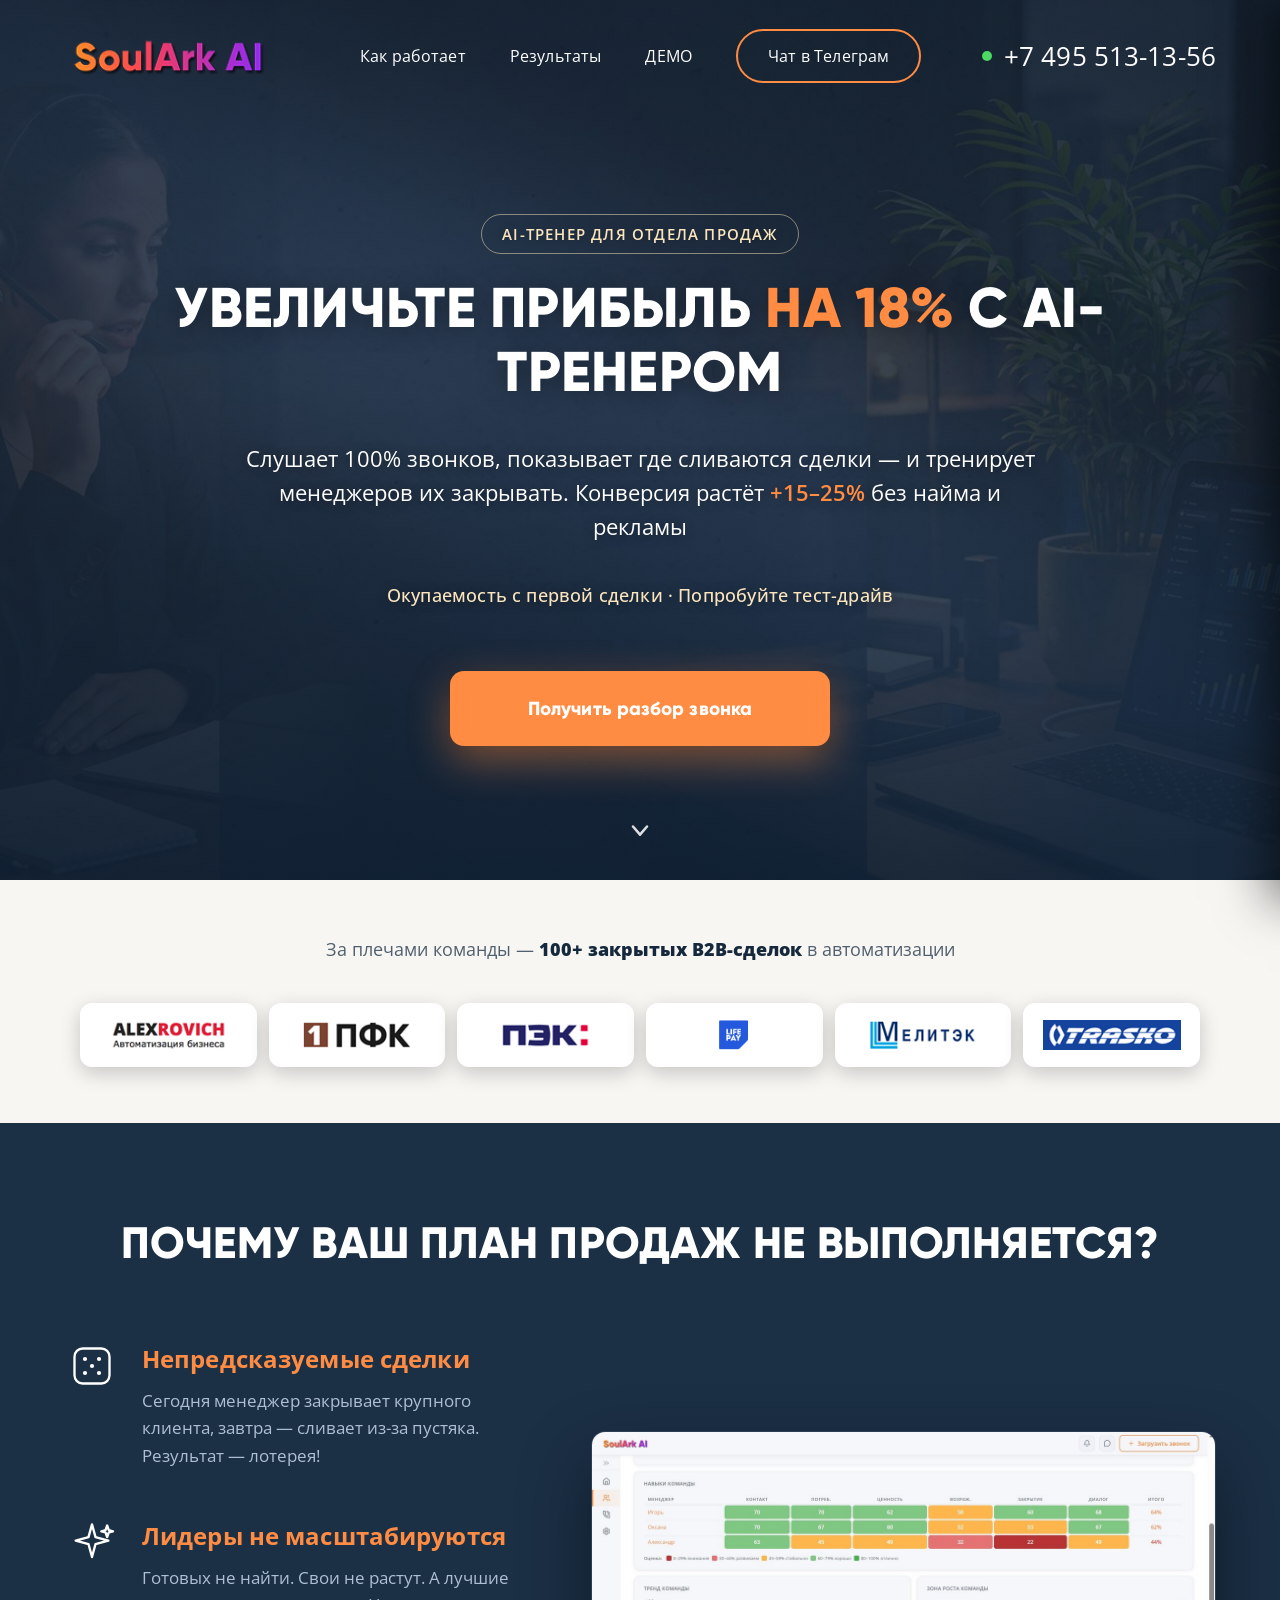
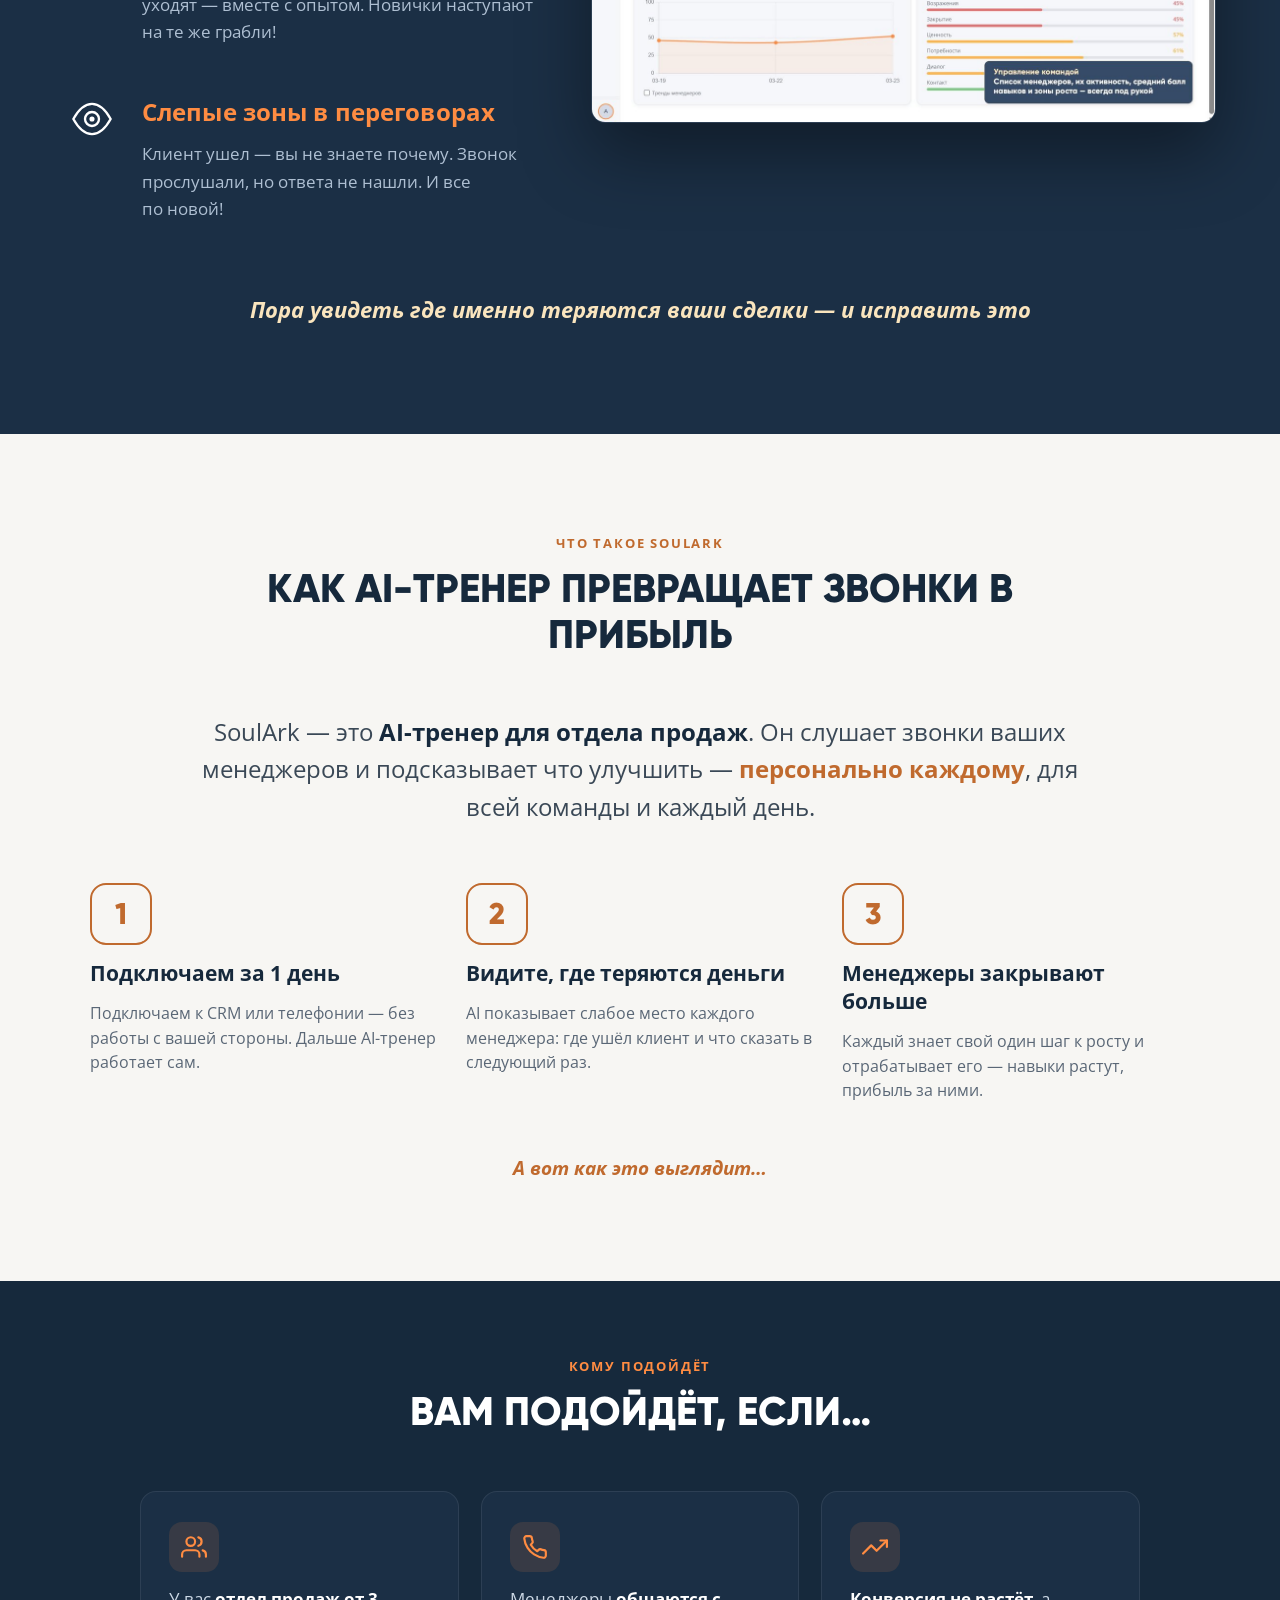
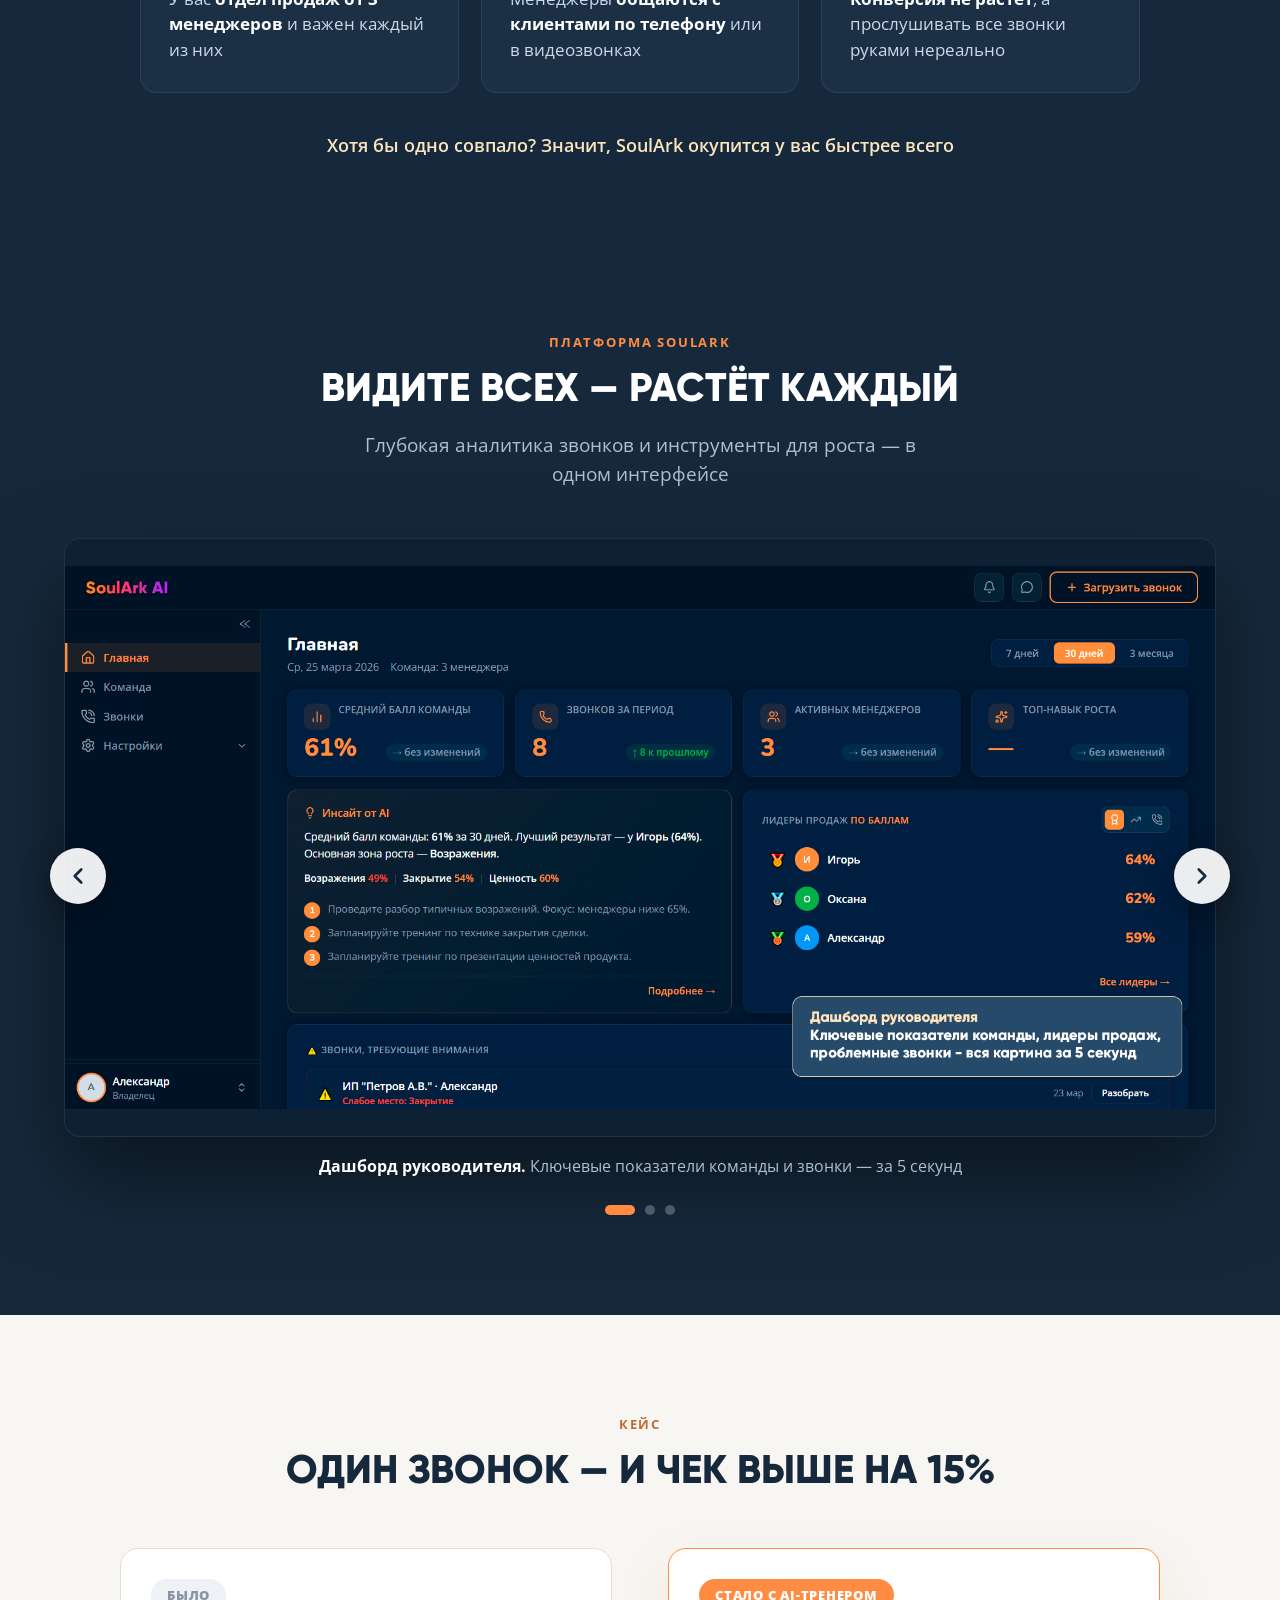
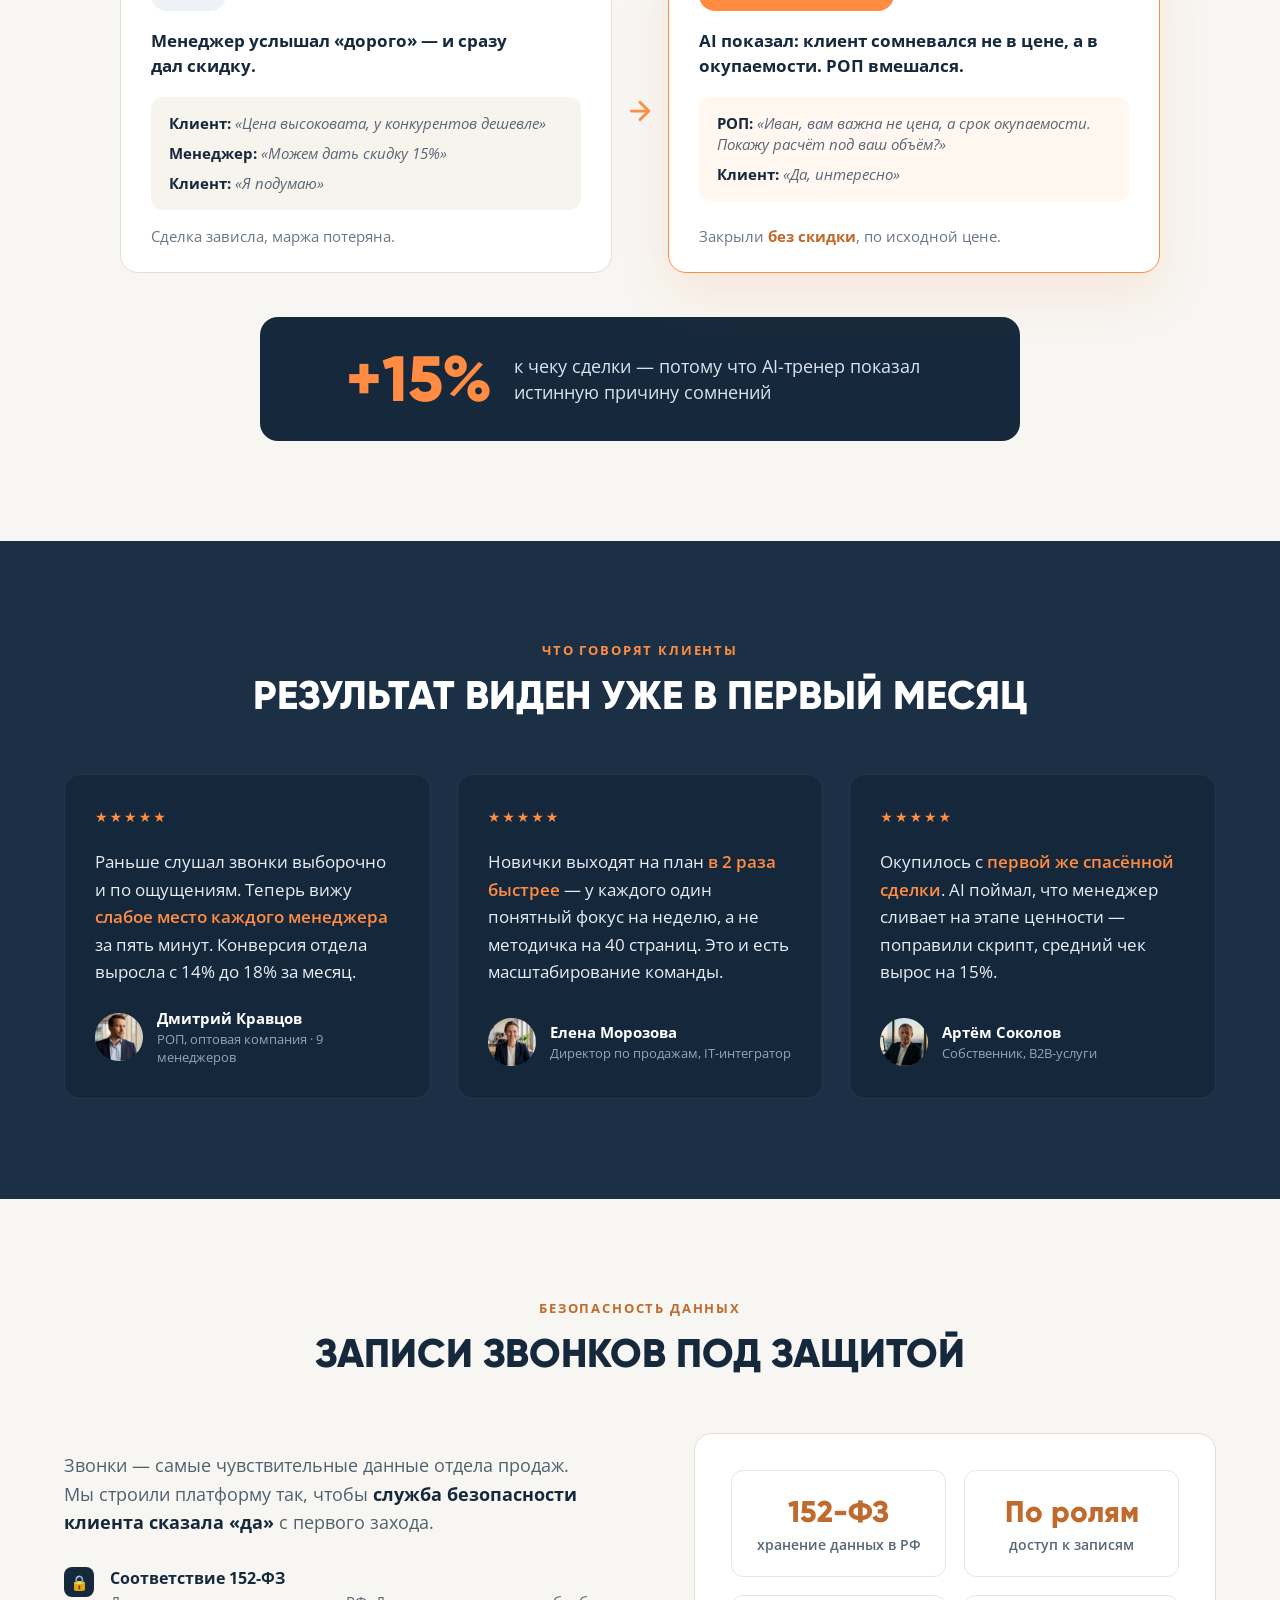
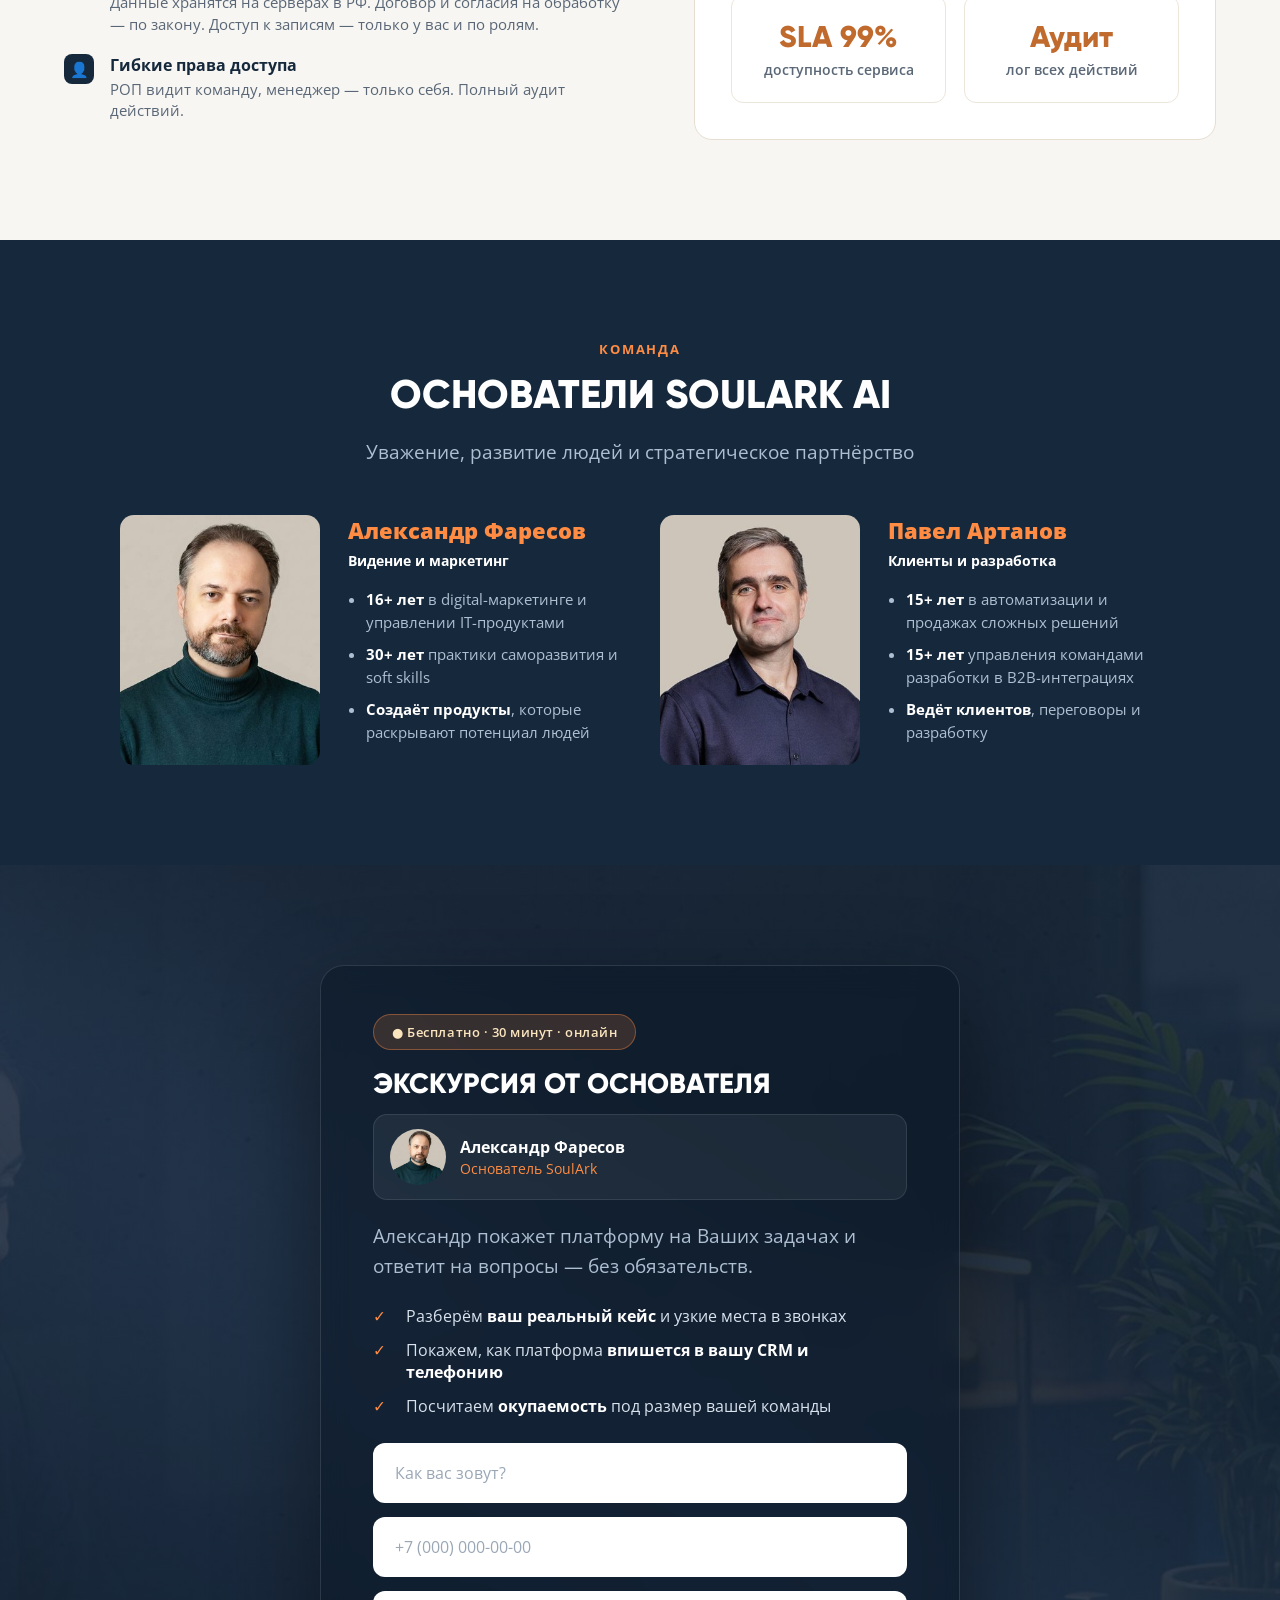
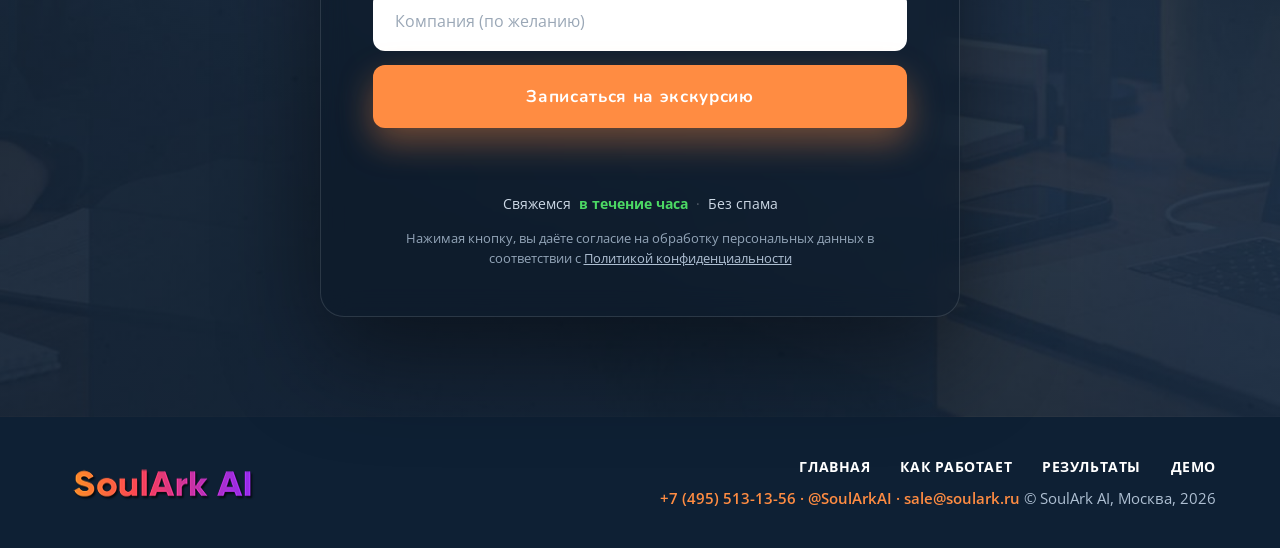
<file: index.html>
<!doctype html>
<html lang="ru">
<head>
<meta charset="utf-8" />
<meta name="viewport" content="width=device-width, initial-scale=1" />
<title>SoulArk — AI-тренер для отдела продаж</title>
<meta name="description" content="SoulArk — AI-тренер для отдела продаж. Анализирует каждый звонок, даёт персональную обратную связь менеджерам и увеличивает конверсию на 18%. Попробуйте бесплатно." />
<meta name="keywords" content="AI-тренер, AI тренер для продаж, AI-тренер отдела продаж, анализ звонков, обучение менеджеров, SoulArk" />

<meta property="og:type" content="website" />
<meta property="og:url" content="https://soulark.ru/" />
<meta property="og:title" content="SoulArk — AI-тренер для отдела продаж" />
<meta property="og:description" content="Анализирует каждый звонок, даёт персональную обратную связь менеджерам и увеличивает конверсию на 18%." />
<meta property="og:locale" content="ru_RU" />
<meta property="og:site_name" content="SoulArk" />

<meta name="twitter:card" content="summary" />
<meta name="twitter:title" content="SoulArk — AI-тренер для отдела продаж" />
<meta name="twitter:description" content="Анализирует каждый звонок, даёт персональную обратную связь менеджерам и увеличивает конверсию на 18%." />

<link rel="preconnect" href="https://fonts.googleapis.com" />
<link rel="preconnect" href="https://fonts.gstatic.com" crossorigin />
<link rel="preload" as="image" href="assets/hero-bg.jpg" />
<link rel="preload" as="font" href="fonts/Gilroy-ExtraBold.woff" type="font/woff" crossorigin />
<link rel="stylesheet" href="https://fonts.googleapis.com/css2?family=Nunito:wght@700;800;900&family=Open+Sans:ital,wght@0,400;0,500;0,600;0,700;1,400;1,600&display=swap" media="print" onload="this.media='all'" />
<noscript><link rel="stylesheet" href="https://fonts.googleapis.com/css2?family=Nunito:wght@700;800;900&family=Open+Sans:ital,wght@0,400;0,500;0,600;0,700;1,400;1,600&display=swap" /></noscript>

<template id="__bundler_thumbnail">
<svg xmlns="http://www.w3.org/2000/svg" viewBox="0 0 400 400">
  <rect width="400" height="400" fill="#0B1E33"/>
  <circle cx="200" cy="180" r="70" fill="#FF8C42"/>
  <rect x="120" y="270" width="160" height="18" rx="4" fill="#FFFFFF"/>
  <rect x="150" y="300" width="100" height="10" rx="3" fill="#FFFFFF" opacity="0.6"/>
</svg>
</template>

<style>
  @font-face {
    font-family: 'Gilroy';
    src: url('fonts/Gilroy-ExtraBold.woff') format('woff');
    font-weight: 800;
    font-style: normal;
    font-display: swap;
  }

  :root {
    --bg-navy: #0B1E33;
    --orange: #FF8C42;
    --orange-soft: #FFA362;
    --white: #FFFFFF;
    --muted: rgba(255, 255, 255, 0.78);
    --muted-soft: rgba(229, 233, 240, 0.55);
    --green: #4CD964;
    --container: 1440px;
  }

  * { box-sizing: border-box; }

  html, body { margin: 0; padding: 0; }

  body {
    font-family: 'Open Sans', system-ui, -apple-system, Segoe UI, sans-serif;
    color: var(--white);
    background: var(--bg-navy);
    -webkit-font-smoothing: antialiased;
    -moz-osx-font-smoothing: grayscale;
  }

  a { color: inherit; text-decoration: none; }

  /* ---------- HERO SECTION ---------- */
  .hero {
    position: relative;
    width: 100%;
    min-height: 880px;
    background-color: #1a2a3d;
    overflow: hidden;
  }
  .hero-bg-img {
    position: absolute;
    inset: 0;
    width: 100%;
    height: 100%;
    object-fit: cover;
    object-position: center;
    z-index: 0;
  }
  .hero::before {
    content: '';
    position: absolute;
    inset: 0;
    background: linear-gradient(180deg, rgba(11,30,51,0.40) 0%, rgba(11,30,51,0.30) 45%, rgba(11,30,51,0.72) 100%);
    z-index: 1;
    pointer-events: none;
  }

  .hero::after {
    /* subtle vignette to deepen edges */
    content: "";
    position: absolute;
    inset: 0;
    background: radial-gradient(ellipse at 50% 55%, rgba(0,0,0,0) 42%, rgba(0,0,0,0.28) 100%);
    pointer-events: none;
  }

  .hero-inner {
    position: relative;
    z-index: 2;
    max-width: var(--container);
    margin: 0 auto;
    padding: 28px 64px 80px;
  }

  /* ---------- HEADER ---------- */
  .header {
    display: flex;
    align-items: center;
    justify-content: space-between;
    gap: 24px;
  }

  .brand img {
    display: block;
    height: 56px;
    width: auto;
  }

  .nav {
    display: flex;
    align-items: center;
    gap: 44px;
    flex: 1;
    justify-content: center;
    margin-left: 24px;
  }

  .nav a {
    color: #fff;
    font-size: 16px;
    font-weight: 400;
    letter-spacing: 0.01em;
    transition: color .2s ease, opacity .2s ease;
  }
  .nav a:hover { color: var(--orange); }

  .nav-cta {
    display: inline-flex;
    align-items: center;
    gap: 10px;
    padding: 14px 30px;
    border-radius: 999px;
    border: 2px solid var(--orange);
    color: #fff;
    font-size: 16px;
    font-weight: 500;
    background: transparent;
    transition: background .2s ease, transform .2s ease;
    white-space: nowrap;
  }
  .nav-cta:hover { background: rgba(255,140,66,0.12); }

  .phone {
    display: inline-flex;
    align-items: center;
    gap: 12px;
    color: #fff;
    font-size: 26px;
    font-weight: 400;
    letter-spacing: 0.005em;
    white-space: nowrap;
  }
  .phone .dot {
    width: 10px;
    height: 10px;
    border-radius: 50%;
    background: var(--green);
    box-shadow: 0 0 0 0 rgba(76,217,100,0.55);
    flex-shrink: 0;
    animation: pulse-dot 2s ease-in-out infinite;
  }
  @keyframes pulse-dot {
    0%   { box-shadow: 0 0 0 0 rgba(76,217,100,0.55); opacity: 1; }
    50%  { box-shadow: 0 0 0 7px rgba(76,217,100,0); opacity: 0.65; }
    100% { box-shadow: 0 0 0 0 rgba(76,217,100,0); opacity: 1; }
  }
  @media (prefers-reduced-motion: reduce) {
    .phone .dot { animation: none; box-shadow: 0 0 0 4px rgba(76,217,100,0.18); }
  }

  /* ---------- HERO CONTENT ---------- */
  .hero-content {
    text-align: center;
    margin: 130px auto 0;
    max-width: 1080px;
    padding: 0 16px;
  }

  .hero-title {
    font-family: 'Gilroy', 'Open Sans', sans-serif;
    font-weight: 800;
    font-size: 56px;
    line-height: 1.15;
    letter-spacing: 0.005em;
    text-transform: uppercase;
    margin: 0;
    color: #fff;
    text-shadow: 0 2px 24px rgba(0,0,0,0.35);
  }
  .hero-title .accent { color: var(--orange); }
  .hero-eyebrow {
    display: inline-block;
    margin: 0 0 22px;
    padding: 9px 20px;
    border: 1.5px solid rgba(250,229,190,0.5);
    border-radius: 999px;
    color: #FAE5BE;
    font-size: 15px;
    font-weight: 600;
    letter-spacing: 0.08em;
    text-transform: uppercase;
    white-space: nowrap;
    backdrop-filter: blur(4px);
    -webkit-backdrop-filter: blur(4px);
    text-shadow: 0 1px 8px rgba(0,0,0,0.3);
  }

  .hero-subtitle {
    font-size: 22px;
    line-height: 1.55;
    font-weight: 400;
    margin: 36px auto 0;
    max-width: 820px;
    color: #fff;
    text-shadow: 0 1px 12px rgba(0,0,0,0.4);
  }
  .hero-subtitle .accent {
    color: var(--orange);
    font-weight: 600;
  }

  .hero-meta {
    margin: 40px 0 0;
    font-size: 18px;
    font-weight: 500;
    letter-spacing: 0.01em;
    color: #FAE5BE;
    text-shadow: 0 1px 12px rgba(0,0,0,0.4);
  }

  .hero-cta {
    display: inline-flex;
    align-items: center;
    justify-content: center;
    margin-top: 64px;
    padding: 26px 78px;
    background: var(--orange);
    color: #fff;
    font-family: 'Open Sans', sans-serif;
    font-weight: 700;
    font-size: 19px;
    letter-spacing: 0.06em;
    text-transform: uppercase;
    border: none;
    border-radius: 14px;
    cursor: pointer;
    box-shadow:
      0 14px 40px rgba(255,140,66,0.45),
      0 4px 14px rgba(0,0,0,0.25);
    transition: transform .2s ease, box-shadow .2s ease, background .2s ease;
  }
  .hero-cta:hover {
    transform: translateY(-2px);
    background: var(--orange-soft);
    box-shadow:
      0 20px 48px rgba(255,140,66,0.55),
      0 6px 18px rgba(0,0,0,0.3);
  }
  .hero-cta:active { transform: translateY(0); }

  /* button font variants */
  .hero-cta.f-brand { font-family: 'Gilroy','Open Sans',sans-serif; font-weight: 800; text-transform: none; letter-spacing: 0.005em; }
  .hero-cta.f-soft  { font-family: 'Nunito','Open Sans',sans-serif; font-weight: 800; text-transform: none; letter-spacing: 0.005em; }
  .hero-cta.f-clean { font-family: 'Open Sans',sans-serif; font-weight: 700; text-transform: none; letter-spacing: 0.01em; }

  /* ========== WHY SECTION ========== */
  .why {
    background: #1b2f45;
    padding: 96px 0 110px;
  }
  .why-inner {
    max-width: var(--container);
    margin: 0 auto;
    padding: 0 64px;
  }
  .why-title {
    font-family: 'Gilroy', 'Open Sans', sans-serif;
    font-weight: 800;
    text-transform: uppercase;
    text-align: center;
    font-size: 44px;
    line-height: 1.12;
    letter-spacing: 0.005em;
    margin: 0 0 64px;
    color: #fff;
  }
  .why-grid {
    display: grid;
    grid-template-columns: 0.86fr 1.14fr;
    gap: 56px;
    align-items: center;
  }

  /* pains */
  .pains { display: flex; flex-direction: column; gap: 46px; padding-top: 6px; }
  .pain { display: grid; grid-template-columns: 56px 1fr; gap: 22px; align-items: start; }
  .pain-ico { color: #fff; width: 56px; height: 56px; }
  .pain-ico svg { width: 100%; height: 100%; }
  .pain-title {
    color: var(--orange);
    font-weight: 700;
    font-size: 24px;
    margin: 4px 0 12px;
    letter-spacing: 0.005em;
  }
  .pain-text {
    color: #aebfd2;
    font-size: 17px;
    line-height: 1.6;
    margin: 0;
    max-width: 460px;
    text-wrap: pretty;
  }

  /* ---- dashboard photo ---- */
  .dash-wrap { width: 100%; }
  .dash-photo {
    display: block; width: 100%; height: auto;
    border-radius: 14px;
    box-shadow: 0 30px 70px rgba(0,0,0,0.4);
    border: 1px solid rgba(255,255,255,0.08);
  }

  /* ---- dashboard mockup (legacy, unused) ---- */
  .dash {
    background: #f4f6f9;
    border-radius: 12px;
    box-shadow: 0 30px 70px rgba(0,0,0,0.4);
    overflow: hidden;
    font-size: 11px;
    color: #2b3a4b;
    border: 1px solid rgba(255,255,255,0.06);
  }
  .dash-top {
    background: #fff;
    border-bottom: 1px solid #e8ecf1;
    padding: 11px 16px;
    display: flex;
    align-items: center;
    justify-content: space-between;
  }
  .dash-brand { font-weight: 800; font-size: 17px; letter-spacing: -0.01em; }
  .dash-brand span:first-child { color: #6c5ce7; }
  .dash-brand .ark { color: var(--orange); }
  .dash-top-right { display: flex; align-items: center; gap: 9px; }
  .dash-ic {
    width: 28px; height: 28px; border-radius: 8px;
    background: #f1f3f7; display: grid; place-items: center; font-size: 12px;
  }
  .dash-upload {
    border: 1.5px solid var(--orange); color: var(--orange);
    font-weight: 700; padding: 7px 14px; border-radius: 9px; font-size: 12px;
    white-space: nowrap;
  }
  .dash-main { display: grid; grid-template-columns: 46px 1fr; }
  .dash-side {
    background: #fff; border-right: 1px solid #eef1f5;
    display: flex; flex-direction: column; align-items: center; gap: 16px;
    padding: 14px 0;
  }
  .side-ic { color: #97a4b4; font-size: 15px; line-height: 1; }
  .side-ic.chev { color: #c2ccd8; font-weight: 700; }
  .side-ic.active {
    color: var(--orange); position: relative;
  }
  .side-ic.active::before {
    content: ""; position: absolute; left: -14px; top: 50%; transform: translateY(-50%);
    width: 3px; height: 22px; border-radius: 2px; background: var(--orange);
  }
  .side-ava {
    margin-top: auto; width: 26px; height: 26px; border-radius: 50%;
    background: #eef0f4; color: #8a98a8; display: grid; place-items: center;
    font-weight: 700; font-size: 11px; border: 1px solid #e2e6ec;
  }
  .dash-content { padding: 16px; display: flex; flex-direction: column; gap: 14px; }
  .card {
    background: #fff; border: 1px solid #eaeef3; border-radius: 12px;
    padding: 16px 18px;
  }
  .dash-label {
    font-weight: 700; text-transform: uppercase; letter-spacing: 0.06em;
    color: #5a6b7d; font-size: 11px; margin-bottom: 12px;
  }
  .dash-label.sm { margin-bottom: 10px; }

  /* skills table */
  .skills { width: 100%; border-collapse: collapse; table-layout: fixed; }
  .skills th {
    font-size: 9.5px; text-transform: uppercase; letter-spacing: 0.04em;
    color: #8895a5; font-weight: 700; padding: 0 4px 10px; text-align: center;
    border-bottom: 1px solid #eef1f5;
  }
  .skills th.th-name { text-align: left; padding-left: 2px; width: 16%; }
  .skills th.th-tot { width: 9%; }
  .skills td { padding: 5px 4px; text-align: center; }
  .skills .td-name { text-align: left; color: var(--orange); font-weight: 600; font-size: 12px; padding-left: 2px; }
  .cell {
    display: block; border-radius: 7px; padding: 8px 0; color: #fff;
    font-weight: 700; font-size: 12px;
  }
  .cell.g  { background: #7cc47f; }
  .cell.o  { background: #f4a93c; }
  .cell.rl { background: #e8868a; }
  .cell.rd { background: #b5292b; }
  .skills .tot { color: var(--orange); font-weight: 700; font-size: 13px; }

  .legend {
    display: flex; flex-wrap: wrap; align-items: center; gap: 14px;
    margin-top: 12px; font-size: 10px; color: #6a7787;
  }
  .legend .leg-cap { font-weight: 700; color: #5a6b7d; }
  .legend span { display: inline-flex; align-items: center; gap: 5px; }
  .legend .dot { width: 11px; height: 11px; border-radius: 3px; display: inline-block; }
  .dot.rd { background: #b5292b; }
  .dot.rl { background: #e8868a; }
  .dot.o  { background: #f4a93c; }
  .dot.g  { background: #7cc47f; }
  .dot.g3 { background: #3a9d4e; }

  /* bottom row */
  .dash-bottom { display: grid; grid-template-columns: 1fr 1fr; gap: 14px; }
  .trend-svg { width: 100%; height: auto; display: block; }
  .trend-check {
    display: inline-flex; align-items: center; gap: 7px; margin-top: 6px;
    font-size: 11px; color: #6a7787;
  }
  .trend-check i {
    width: 13px; height: 13px; border: 1.5px solid #c2ccd8; border-radius: 3px; display: inline-block;
  }

  .growth { position: relative; }
  .bars { list-style: none; margin: 0; padding: 0; display: flex; flex-direction: column; gap: 13px; }
  .bars li { display: grid; grid-template-columns: 1fr auto; grid-template-rows: auto auto; column-gap: 8px; row-gap: 6px; }
  .bl { font-size: 12px; color: #44525f; font-weight: 600; }
  .bv { font-size: 12px; font-weight: 700; text-align: right; }
  .bv.rdc { color: #d24a4a; }
  .bv.oc  { color: #e8922f; }
  .bv.gc  { color: #4aa45c; }
  .bt { grid-column: 1 / -1; height: 6px; border-radius: 4px; background: #eceff3; overflow: hidden; }
  .bt i { display: block; height: 100%; border-radius: 4px; }
  .bt i.rd { background: #e06464; }
  .bt i.o  { background: #f4a93c; }
  .bt i.g  { background: #7cc47f; }

  .dash-tip {
    position: absolute; right: -8px; bottom: -8px; width: 78%;
    background: #2a3c52; color: #fff; border-radius: 10px; padding: 13px 15px;
    box-shadow: 0 14px 34px rgba(0,0,0,0.35); line-height: 1.4; font-size: 12px;
  }
  .dash-tip strong { display: block; font-size: 13px; margin-bottom: 4px; }

  .why-tag {
    text-align: center; font-style: italic; font-weight: 700;
    font-size: 22px; color: #FAE5BE; margin: 72px 0 0; text-wrap: pretty;
  }

  @media (max-width: 1100px) {
    .why-grid { grid-template-columns: 1fr; gap: 40px; }
    .why-title { font-size: 32px; }
    .dash-wrap { max-width: 680px; margin: 0 auto; }
  }
  @media (max-width: 700px) {
    .why-inner { padding: 0 24px; }
    .why { padding: 64px 0 72px; }
    .pain-title { font-size: 20px; }
    .why-tag { font-size: 18px; }
    .dash { font-size: 10px; }
  }

  /* ---------- SCROLL CHEVRON ---------- */
  .scroll-down {
    position: absolute;
    left: 50%;
    bottom: 28px;
    transform: translateX(-50%);
    width: 44px;
    height: 44px;
    display: grid;
    place-items: center;
    color: rgba(255,255,255,0.85);
    cursor: pointer;
    z-index: 3;
    animation: bob 2.2s ease-in-out infinite;
  }
  .scroll-down svg { display: block; }
  @keyframes bob {
    0%, 100% { transform: translate(-50%, 0); }
    50%      { transform: translate(-50%, 8px); }
  }

  /* ========== CONCEPT BLOCKS ========== */

  /* metric band */
  .metrics {
    background: #16293c;
    border-top: 1px solid rgba(255,255,255,0.06);
    border-bottom: 1px solid rgba(255,255,255,0.06);
    padding: 54px 0;
  }
  .metrics-inner {
    max-width: var(--container); margin: 0 auto; padding: 0 64px;
    display: grid; grid-template-columns: repeat(4, 1fr); gap: 32px;
  }
  .metric { text-align: center; position: relative; }
  .metric + .metric::before {
    content: ""; position: absolute; left: -16px; top: 12%; height: 76%;
    width: 1px; background: rgba(255,255,255,0.1);
  }
  .metric .num {
    font-family: 'Gilroy','Open Sans',sans-serif; font-weight: 800;
    font-size: 46px; line-height: 1; color: var(--orange); letter-spacing: -0.01em;
  }
  .metric .lbl { margin-top: 10px; color: #aebfd2; font-size: 15px; line-height: 1.4; }

  /* section scaffolding */
  .sec { padding: 100px 0; }
  .sec-inner { max-width: var(--container); margin: 0 auto; padding: 0 64px; }
  .eyebrow {
    text-align: center; color: var(--orange); font-weight: 700;
    text-transform: uppercase; letter-spacing: 0.14em; font-size: 13px; margin: 0 0 14px;
  }
  .sec-title {
    font-family: 'Gilroy','Open Sans',sans-serif; font-weight: 800; text-transform: uppercase;
    text-align: center; font-size: 40px; line-height: 1.14; margin: 0 auto 56px;
    max-width: 880px; color: #fff;
  }

  /* testimonials */
  .tst { background: #1b2f45; }
  .tst-grid { display: grid; grid-template-columns: repeat(3, 1fr); gap: 26px; }
  .tcard {
    background: #15273a; border: 1px solid rgba(255,255,255,0.07); border-radius: 16px;
    padding: 32px 30px; display: flex; flex-direction: column; gap: 22px;
  }
  .tquote { color: #e7eef6; font-size: 17px; line-height: 1.62; margin: 0; text-wrap: pretty; }
  .tquote .hi { color: var(--orange); font-weight: 600; }
  .twho { display: flex; align-items: center; gap: 14px; margin-top: auto; }
  .tava {
    width: 48px; height: 48px; border-radius: 50%; flex-shrink: 0; display: grid; place-items: center;
    font-weight: 700; font-size: 17px; color: #fff;
  }
  .tava.a { background: linear-gradient(135deg,#FF8C42,#e0632f); }
  .tava.b { background: linear-gradient(135deg,#6c5ce7,#4b3bc4); }
  .tava.c { background: linear-gradient(135deg,#2aa775,#1f7f59); }
  .tava-slot { width: 48px; height: 48px; flex-shrink: 0; }
  .tname { font-weight: 700; color: #fff; font-size: 15px; }
  .trole { color: #93a5b8; font-size: 13px; margin-top: 2px; }
  .tstars { color: #FF8C42; letter-spacing: 2px; font-size: 14px; }

  /* security — LIGHT section to break rhythm */
  .sec-light { background: #F7F6F3; }
  .sec-light .sec-title { color: #16293c; }
  .sec-light .eyebrow { color: #c06a2e; }
  .sec-grid { display: grid; grid-template-columns: 1.1fr 1fr; gap: 56px; align-items: center; }
  .sec-lead { color: #51606e; font-size: 18px; line-height: 1.6; margin: 0 0 30px; max-width: 520px; }
  .sec-lead b { color: #16293c; }
  .seclist { list-style: none; margin: 0; padding: 0; display: flex; flex-direction: column; gap: 18px; }
  .seclist li { display: grid; grid-template-columns: 30px 1fr; gap: 16px; align-items: start; }
  .seclist .ico {
    width: 30px; height: 30px; border-radius: 8px; background: #16293c; color: #fff;
    display: grid; place-items: center; font-size: 15px;
  }
  .seclist .st { font-weight: 700; color: #16293c; font-size: 16px; }
  .seclist .sd { color: #5a6776; font-size: 14.5px; line-height: 1.5; margin-top: 3px; }
  .sec-badges {
    background: #fff; border: 1px solid #e6ded0; border-radius: 18px; padding: 36px;
    display: grid; grid-template-columns: 1fr 1fr; gap: 18px;
  }
  .badge {
    border: 1px solid #ece6da; border-radius: 12px; padding: 22px 20px; text-align: center;
  }
  .badge .bnum { font-family:'Gilroy','Open Sans',sans-serif; font-weight: 800; font-size: 30px; color: #c06a2e; }
  .badge .bl { color: #5a6776; font-size: 13.5px; margin-top: 6px; line-height: 1.4; }

  /* faq */
  .faq { background: #16293c; }
  .faq-list { max-width: 880px; margin: 0 auto; display: flex; flex-direction: column; gap: 14px; }
  .qa {
    background: #1b2f45; border: 1px solid rgba(255,255,255,0.07); border-radius: 14px; overflow: hidden;
  }
  .qa summary {
    list-style: none; cursor: pointer; padding: 24px 28px; display: flex; align-items: center;
    justify-content: space-between; gap: 20px; font-weight: 600; font-size: 18px; color: #fff;
  }
  .qa summary::-webkit-details-marker { display: none; }
  .qa .plus {
    width: 26px; height: 26px; flex-shrink: 0; position: relative; transition: transform .25s ease;
  }
  .qa .plus::before, .qa .plus::after {
    content: ""; position: absolute; background: var(--orange); border-radius: 2px;
  }
  .qa .plus::before { left: 50%; top: 4px; width: 2.5px; height: 18px; transform: translateX(-50%); }
  .qa .plus::after { top: 50%; left: 4px; height: 2.5px; width: 18px; transform: translateY(-50%); }
  .qa[open] .plus { transform: rotate(45deg); }
  .qa .ans { padding: 0 28px 26px; color: #aebfd2; font-size: 16px; line-height: 1.65; margin: 0; max-width: 720px; text-wrap: pretty; }

  .concept-flag {
    display: inline-flex; align-items: center; gap: 8px; margin: 0 auto 40px; padding: 7px 16px;
    background: rgba(255,140,66,0.12); border: 1px dashed rgba(255,140,66,0.5); border-radius: 999px;
    color: var(--orange); font-size: 12px; font-weight: 600; letter-spacing: 0.04em; text-transform: uppercase; white-space: nowrap;
  }
  .concept-wrap { display: flex; justify-content: center; }

  /* ===== shared light-section text defaults ===== */
  .sec-light .sec-lead, .sec-light p.muted { color: #51606e; }

  /* ===== PLATFORM ===== */
  .platform { background: #16293c; }
  .sec-sub {
    text-align: center; color: #aebfd2; font-size: 19px; line-height: 1.55;
    max-width: 720px; margin: -36px auto 48px; text-wrap: pretty;
  }
  .sec-light .sec-sub { color: #51606e; }
  .platform-shot {
    max-width: 1100px; margin: 0 auto; border-radius: 16px; overflow: hidden;
    box-shadow: 0 40px 90px rgba(0,0,0,0.5); border: 1px solid rgba(255,255,255,0.08);
  }

  /* ===== PLATFORM CAROUSEL ===== */
  .carousel { position: relative; max-width: 1280px; margin: 0 auto; }
  .car-viewport {
    overflow: hidden; border-radius: 16px;
    box-shadow: 0 40px 90px rgba(0,0,0,0.5); border: 1px solid rgba(255,255,255,0.08);
    background: #0e2034;
  }
  .car-track { display: flex; transition: transform .5s cubic-bezier(.4,0,.2,1); }
  .car-slide { min-width: 100%; }
  .car-slide image-slot {
    display: block; width: 100%; height: 640px; background: #0e2034;
  }
  @media (max-width: 1100px) { .car-slide image-slot { height: 460px; } }
  @media (max-width: 700px)  { .car-slide image-slot { height: 300px; } }
  .car-arrow {
    position: absolute; top: 50%; transform: translateY(-50%); z-index: 3;
    width: 56px; height: 56px; border-radius: 50%; border: none; cursor: pointer;
    background: rgba(255,255,255,0.92); color: #16293c;
    display: grid; place-items: center;
    box-shadow: 0 10px 30px rgba(0,0,0,0.35); transition: background .2s ease, transform .2s ease;
  }
  .car-arrow:hover { background: #fff; transform: translateY(-50%) scale(1.06); }
  .car-arrow.prev { left: -14px; }
  .car-arrow.next { right: -14px; }
  .car-arrow svg { width: 26px; height: 26px; }
  .car-arrow:disabled { opacity: 0; pointer-events: none; }
  .car-dots { display: flex; justify-content: center; gap: 10px; margin: 26px 0 0; }
  .car-dot {
    width: 10px; height: 10px; border-radius: 50%; border: none; cursor: pointer; padding: 0;
    background: rgba(255,255,255,0.25); transition: background .2s ease, width .2s ease;
  }
  .car-dot.active { background: var(--orange); width: 30px; border-radius: 6px; }
  .car-cap {
    text-align: center; color: #aebfd2; font-size: 16px; margin: 18px auto 0; max-width: 700px;
    min-height: 24px; transition: opacity .3s ease;
  }
  .car-cap b { color: #fff; font-weight: 700; }
  @media (max-width: 920px) {
    .car-arrow { width: 44px; height: 44px; }
    .car-arrow.prev { left: 6px; }
    .car-arrow.next { right: 6px; }
  }

  .platform-feats {
    max-width: 1100px; margin: 36px auto 0; display: grid; grid-template-columns: repeat(3,1fr); gap: 24px;
  }
  .pfeat { text-align: center; color: #aebfd2; font-size: 15px; line-height: 1.5; }
  .pfeat b { color: #fff; display: block; margin-bottom: 4px; font-size: 16px; }

  /* ===== STEPS ===== */
  .steps-grid { display: grid; grid-template-columns: repeat(3,1fr); gap: 28px; max-width: 1100px; margin: 0 auto; }
  .step { display: flex; flex-direction: column; gap: 14px; }
  .step-n {
    font-family:'Gilroy','Open Sans',sans-serif; font-weight: 800; font-size: 30px;
    width: 62px; height: 62px; border-radius: 16px; display: grid; place-items: center;
    border: 2px solid #c06a2e; color: #c06a2e;
  }
  .step-t { font-weight: 700; font-size: 21px; color: #16293c; }
  .step-d { color: #5a6776; font-size: 16px; line-height: 1.55; margin: 0; text-wrap: pretty; }
  .steps-tag { text-align: center; font-style: italic; font-weight: 700; font-size: 19px; color: #c06a2e; margin: 52px 0 0; }

  /* ===== WHAT IS IT (definition lead) ===== */
  .define {
    max-width: 880px; margin: 0 auto 58px; text-align: center;
    font-size: 24px; line-height: 1.55; color: #3a4856; text-wrap: pretty;
  }
  .define b { color: #16293c; font-weight: 700; }
  .define .hl { color: #c06a2e; font-weight: 700; }

  /* ===== QUALIFY (Для кого) ===== */
  .qualify { background: #16293c; padding: 76px 0; }
  .qualify-grid {
    max-width: 1000px; margin: 0 auto; display: grid; grid-template-columns: repeat(3,1fr); gap: 22px;
  }
  .qcard {
    background: #1b2f45; border: 1px solid rgba(255,255,255,0.08); border-radius: 16px;
    padding: 30px 28px; display: flex; flex-direction: column; gap: 14px;
  }
  .qcard .qico {
    width: 50px; height: 50px; border-radius: 13px; display: grid; place-items: center;
    background: rgba(255,140,66,0.12); color: var(--orange); flex-shrink: 0;
  }
  .qcard .qico svg { width: 26px; height: 26px; }
  .qcard p { margin: 0; color: #cdd9e6; font-size: 17px; line-height: 1.5; }
  .qcard p b { color: #fff; font-weight: 700; }
  .qualify-foot {
    text-align: center; margin: 40px auto 0; font-size: 18px; color: #FAE5BE; font-weight: 600;
  }
  @media (max-width: 900px) {
    .qualify-grid { grid-template-columns: 1fr; }
    .define { font-size: 20px; }
  }

  /* ===== BENEFITS ===== */
  .ben-grid { display: grid; grid-template-columns: repeat(3,1fr); gap: 40px; max-width: 1100px; margin: 0 auto; }
  .ben { text-align: center; display: flex; flex-direction: column; align-items: center; gap: 18px; }
  .ben image-slot { width: 132px; height: 132px; }
  .ben-t { font-family:'Gilroy','Open Sans',sans-serif; font-weight: 800; font-size: 24px; color: #f3d9b8; line-height: 1.2; }
  .ben-d { color: #aebfd2; font-size: 16px; line-height: 1.6; margin: 0; max-width: 320px; text-wrap: pretty; }
  .ben-d b { color: #fff; }

  /* ===== CASE ===== */
  .case-row { display: grid; grid-template-columns: 1fr 1fr; gap: 48px; align-items: center; max-width: 1100px; margin: 0 auto 56px; }
  .case-row:last-of-type { margin-bottom: 0; }
  .case-row.flip .case-text { order: 2; }
  .case-row image-slot { width: 100%; aspect-ratio: 4 / 3; }
  .case-step { color: #c06a2e; font-weight: 800; text-transform: uppercase; font-size: 18px; margin: 0 0 16px; letter-spacing: 0.01em; }
  .sec:not(.sec-light) .case-step { color: var(--orange); }
  .case-text p { color: #5a6776; font-size: 15.5px; line-height: 1.6; margin: 0 0 10px; }
  .sec:not(.sec-light) .case-text p { color: #aebfd2; }
  .case-text b { color: #16293c; }
  .sec:not(.sec-light) .case-text b { color: #fff; }
  .case-text em { color: #44525f; }
  .sec:not(.sec-light) .case-text em { color: #cdd9e6; }
  .case-itog {
    text-align: center; font-weight: 800; font-size: 22px; color: #c06a2e;
    max-width: 880px; margin: 64px auto 0; line-height: 1.4; text-wrap: pretty;
  }

  /* ===== CASE v2 (Было → Стало) ===== */
  .case2 {
    display: grid; grid-template-columns: 1fr 56px 1fr; gap: 0; align-items: stretch;
    max-width: 1040px; margin: 0 auto;
  }
  .case2-col {
    background: #fff; border: 1px solid #e6ded0; border-radius: 18px; padding: 30px 30px 26px;
    display: flex; flex-direction: column;
  }
  .case2-col.now { border-color: var(--orange); box-shadow: 0 20px 50px rgba(255,140,66,0.15); }
  .case2-tag {
    align-self: flex-start; font-weight: 800; font-size: 13px; letter-spacing: 0.06em; text-transform: uppercase;
    padding: 7px 16px; border-radius: 999px; margin-bottom: 18px; white-space: nowrap;
    background: #eef1f5; color: #8895a5;
  }
  .case2-tag.now { background: var(--orange); color: #fff; }
  .case2-lead { font-size: 17px; font-weight: 700; color: #16293c; line-height: 1.45; margin: 0 0 18px; text-wrap: pretty; }
  .case2-dlg { display: flex; flex-direction: column; gap: 9px; padding: 16px 18px; background: #f7f4ee; border-radius: 12px; margin-bottom: 16px; }
  .case2-col.now .case2-dlg { background: #fff7f0; }
  .case2-dlg p { margin: 0; font-size: 14.5px; line-height: 1.45; color: #5a6776; font-style: italic; }
  .case2-dlg b { color: #16293c; font-style: normal; font-weight: 700; }
  .case2-note { margin: auto 0 0; font-size: 15px; color: #6a7787; }
  .case2-note b { color: #c06a2e; font-weight: 700; }
  .case2-arrow { display: grid; place-items: center; color: var(--orange); }
  .case2-arrow svg { width: 30px; height: 30px; }
  .case2-result {
    display: flex; align-items: center; justify-content: center; gap: 22px; flex-wrap: wrap;
    max-width: 760px; margin: 44px auto 0; text-align: left;
    background: #16293c; border-radius: 18px; padding: 30px 40px;
  }
  .case2-big { font-family: 'Gilroy','Open Sans',sans-serif; font-weight: 800; font-size: 64px; color: var(--orange); line-height: 1; }
  .case2-big-lbl { color: #d9e3ee; font-size: 18px; line-height: 1.45; max-width: 420px; text-wrap: pretty; }
  @media (max-width: 860px) {
    .case2 { grid-template-columns: 1fr; gap: 16px; }
    .case2-arrow { transform: rotate(90deg); height: 40px; }
    .case2-result { flex-direction: column; text-align: center; gap: 12px; padding: 28px 24px; }
  }

  /* ===== FOUNDERS ===== */
  .fnd-grid { display: grid; grid-template-columns: 1fr 1fr; gap: 40px; max-width: 1040px; margin: 0 auto; }
  .fnd { display: grid; grid-template-columns: 200px 1fr; gap: 28px; align-items: start; }
  .fnd image-slot { width: 200px; height: 250px; }
  .fnd-name { color: var(--orange); font-weight: 800; font-size: 22px; }
  .fnd-role { color: #fff; font-weight: 700; font-size: 14px; margin: 6px 0 18px; }
  .fnd ul { margin: 0; padding-left: 18px; display: flex; flex-direction: column; gap: 10px; }
  .fnd li { color: #aebfd2; font-size: 15px; line-height: 1.5; }
  .fnd li b { color: #fff; }
  .fnd-values { text-align: center; font-style: italic; font-weight: 700; color: #d9e3ee; font-size: 18px; line-height: 1.6; margin: 56px auto 0; max-width: 820px; }
  .logos { display: flex; flex-wrap: nowrap; justify-content: center; align-items: center; gap: 12px; margin: 40px auto 0; max-width: 1120px; }
  .logo-chip {
    flex: 1 1 0; min-width: 0; height: 64px; padding: 0 16px; border-radius: 12px;
    background: #fff; display: grid; place-items: center;
    box-shadow: 0 6px 20px rgba(0,0,0,0.2);
  }
  .logo-chip img { display: block; max-height: 30px; max-width: 100%; width: auto; height: auto; }
  @media (max-width: 760px) {
    .logos { flex-wrap: wrap; }
    .logo-chip { flex: 0 0 auto; padding: 0 22px; }
  }

  /* ===== PRICING ===== */
  .price-grid { display: grid; grid-template-columns: repeat(3,1fr); gap: 26px; max-width: 1100px; margin: 0 auto; align-items: start; }
  .plan {
    background: #fff; border: 1px solid #e6ded0; border-radius: 18px; padding: 34px 30px;
    display: flex; flex-direction: column; gap: 4px; position: relative;
  }
  .plan.pop { border: 2px solid var(--orange); box-shadow: 0 24px 60px rgba(255,140,66,0.18); }
  .plan-badge {
    position: absolute; top: -14px; left: 50%; transform: translateX(-50%);
    background: var(--orange); color: #fff; font-weight: 700; font-size: 12px; letter-spacing: 0.04em;
    padding: 6px 18px; border-radius: 999px; white-space: nowrap; text-transform: uppercase;
  }
  .plan-name { font-family:'Gilroy','Open Sans',sans-serif; font-weight: 800; font-size: 22px; color: #16293c; }
  .plan-tag { color: #6a7787; font-size: 14px; margin: 6px 0 22px; min-height: 20px; }
  .plan-price { font-family:'Gilroy','Open Sans',sans-serif; font-weight: 800; font-size: 40px; color: var(--orange); line-height: 1; }
  .plan-per { color: #8a98a8; font-size: 13px; margin: 8px 0 22px; }
  .plan ul { list-style: none; margin: 0 0 26px; padding: 22px 0 0; border-top: 1px solid #efe9dd; display: flex; flex-direction: column; gap: 13px; }
  .plan li { display: grid; grid-template-columns: 20px 1fr; gap: 10px; color: #3f4d5a; font-size: 14.5px; line-height: 1.4; align-items: start; }
  .plan li .ck { color: var(--orange); font-weight: 800; }
  .plan li .soon { color: var(--orange); font-size: 11px; font-weight: 700; text-transform: uppercase; margin-left: 6px; }
  .plan-cta {
    margin-top: auto; display: block; width: 100%; box-sizing: border-box;
    text-align: center; padding: 16px; border-radius: 12px;
    font-weight: 700; font-size: 15px; letter-spacing: 0.04em; text-transform: uppercase; cursor: pointer;
    border: 2px solid var(--orange); color: var(--orange); background: #fff; transition: all .2s ease;
    font-family: inherit;
  }
  .plan-cta:hover { background: rgba(255,140,66,0.08); }
  .plan.pop .plan-cta { background: var(--orange); color: #fff; }
  .plan.pop .plan-cta:hover { background: var(--orange-soft); }
  .price-note { text-align: center; color: #6a7787; font-size: 15px; margin: 44px 0 0; }
  .price-note a { color: #c06a2e; font-weight: 700; }

  /* ===== TRUST STRIP (clients after hero) ===== */
  .trust { background: #F7F6F3; padding: 56px 0; }
  .trust-lead {
    text-align: center; color: #51606e; font-size: 18px; margin: 0 0 32px; line-height: 1.5;
  }
  .trust-lead b { color: #16293c; font-weight: 800; }

  /* ===== FORM HOST (avatar) ===== */
  .form-host {
    display: flex; align-items: center; gap: 14px; margin: 0 0 22px;
    padding: 14px 16px; background: rgba(255,255,255,0.06);
    border: 1px solid rgba(255,255,255,0.1); border-radius: 14px;
  }
  .form-host image-slot { width: 56px; height: 56px; flex-shrink: 0; }
  .host-name { color: #fff; font-weight: 700; font-size: 16px; line-height: 1.2; }
  .host-role { color: var(--orange); font-size: 13.5px; line-height: 1.2; margin-top: 4px; }

  /* ===== FORM CTA ===== */
  .cta-form {
    position: relative;
    background-image: linear-gradient(180deg, rgba(11,30,51,0.45), rgba(11,30,51,0.62)), url('assets/hero-bg.jpg');
    background-size: cover; background-position: center;
  }
  .form-card {
    max-width: 640px; margin: 0 auto;
    background: rgba(10,22,38,0.55);
    backdrop-filter: blur(14px); -webkit-backdrop-filter: blur(14px);
    border: 1px solid rgba(255,255,255,0.12);
    border-radius: 24px; padding: 48px 52px;
    box-shadow: 0 40px 100px rgba(0,0,0,0.45);
  }
  .form-card .sec-title { font-size: 28px; }
  .form-eyebrow {
    display: inline-flex; align-items: center; gap: 9px; margin: 0 0 18px;
    padding: 8px 18px; border-radius: 999px; white-space: nowrap;
    background: rgba(255,140,66,0.16); border: 1px solid rgba(255,140,66,0.4);
    color: #FAE5BE; font-size: 13px; font-weight: 600; letter-spacing: 0.04em;
  }
  .form-card .sec-title { text-align: left; margin: 0 0 14px; }
  .form-card .sec-sub { text-align: left; margin: 0 0 24px; max-width: none; }
  .form-gets {
    list-style: none; margin: 0 0 26px; padding: 0; display: flex; flex-direction: column; gap: 11px;
  }
  .form-gets li { display: grid; grid-template-columns: 22px 1fr; gap: 11px; align-items: start; color: #d9e3ee; font-size: 15.5px; line-height: 1.45; }
  .form-gets .ck { color: var(--orange); font-weight: 800; }
  .form-gets b { color: #fff; }
  .lead-form { display: flex; flex-direction: column; gap: 14px; margin-top: 0; }
  .lead-form input {
    width: 100%; padding: 19px 22px; border-radius: 12px; border: none; font-size: 16px;
    font-family: inherit; background: #fff; color: #16293c;
  }
  .lead-form input::placeholder { color: #9aa7b6; }
  .lead-form .submit {
    background: var(--orange); color: #fff; font-weight: 700; font-size: 17px; letter-spacing: 0.04em;
    text-transform: none; cursor: pointer; padding: 20px; border-radius: 12px; border: none;
    font-family: 'Nunito','Open Sans',sans-serif;
    box-shadow: 0 14px 34px rgba(255,140,66,0.4); transition: all .2s ease;
  }
  .lead-form .submit:hover { background: var(--orange-soft); transform: translateY(-2px); box-shadow: 0 20px 44px rgba(255,140,66,0.5); }
  .form-reassure { text-align: center; color: #cdd9e6; font-size: 14px; margin: 16px 0 0; display: flex; align-items: center; justify-content: center; gap: 8px; flex-wrap: wrap; }
  .form-reassure .sep { color: rgba(255,255,255,0.3); }
  .form-reassure b { color: var(--green); }
  .form-consent { color: #93a5b8; font-size: 13px; text-align: center; margin: 16px 0 0; line-height: 1.5; }
  .form-consent a { color: #aebfd2; text-decoration: underline; }
  @media (max-width: 600px) { .form-card { padding: 36px 24px; } }
  .form-ok { text-align: center; color: var(--green); font-weight: 600; margin: 16px 0 0; min-height: 20px; }

  /* ===== FOOTER ===== */
  .foot { background: #0e2034; padding: 40px 0; }
  .foot-inner {
    max-width: var(--container); margin: 0 auto; padding: 0 64px;
    display: flex; align-items: center; justify-content: space-between; gap: 30px; flex-wrap: wrap;
  }
  .foot-brand img { height: 50px; display: block; }
  .foot-right { display: flex; flex-direction: column; gap: 12px; align-items: flex-end; }
  .foot-nav { display: flex; gap: 30px; flex-wrap: wrap; }
  .foot-nav a { color: #fff; font-weight: 700; font-size: 14px; text-transform: uppercase; letter-spacing: 0.04em; }
  .foot-nav a:hover { color: var(--orange); }
  .foot-contacts { color: var(--orange); font-weight: 600; font-size: 15px; }
  .foot-contacts span { color: #aebfd2; font-weight: 400; }

  @media (max-width: 1100px) {
    .platform-feats, .steps-grid, .ben-grid, .price-grid { grid-template-columns: 1fr; gap: 28px; }
    .fnd-grid { grid-template-columns: 1fr; }
    .case-row { grid-template-columns: 1fr; gap: 24px; }
    .case-row.flip .case-text { order: 0; }
    .foot-inner { flex-direction: column; text-align: center; }
    .foot-right { align-items: center; }
  }
  @media (max-width: 700px) {
    .fnd { grid-template-columns: 1fr; justify-items: center; text-align: center; }
    .fnd ul { text-align: left; }
  }

  @media (max-width: 1100px) {
    .metrics-inner { grid-template-columns: repeat(2, 1fr); gap: 40px 24px; }
    .metric + .metric::before { display: none; }
    .tst-grid { grid-template-columns: 1fr; }
    .sec-grid { grid-template-columns: 1fr; gap: 36px; }
    .sec-title { font-size: 30px; }
  }
  @media (max-width: 700px) {
    .sec { padding: 64px 0; }
    .metrics-inner, .sec-inner { padding: 0 24px; }
    .sec-badges { grid-template-columns: 1fr; padding: 24px; }
    .qa summary { font-size: 16px; padding: 20px; }
  }

  /* ---------- MODAL / POPUP ---------- */
  .modal-overlay {
    position: fixed; inset: 0; z-index: 1000;
    background: rgba(7, 18, 31, 0.7);
    backdrop-filter: blur(6px); -webkit-backdrop-filter: blur(6px);
    display: flex; align-items: center; justify-content: center; padding: 24px;
    opacity: 0; visibility: hidden; transition: opacity .28s ease, visibility .28s ease;
  }
  .modal-overlay.open { opacity: 1; visibility: visible; }

  .modal {
    background: #fff; border-radius: 26px; width: 100%; max-width: 540px;
    padding: 38px 44px 30px; position: relative; color: #16293c;
    box-shadow: 0 40px 110px rgba(0,0,0,0.5);
    transform: translateY(18px) scale(0.98); opacity: 0;
    transition: transform .32s cubic-bezier(.2,.8,.2,1), opacity .32s ease;
    max-height: calc(100vh - 48px); overflow-y: auto;
    scrollbar-width: none; -ms-overflow-style: none;
  }
  .modal::-webkit-scrollbar { width: 0; height: 0; display: none; }
  .modal-overlay.open .modal { transform: translateY(0) scale(1); opacity: 1; }

  .modal-close {
    position: absolute; top: 18px; right: 18px; width: 40px; height: 40px;
    border: none; border-radius: 50%; background: #f1f3f7; color: #6a7787;
    font-size: 20px; cursor: pointer; display: grid; place-items: center;
    transition: background .2s ease, color .2s ease;
  }
  .modal-close:hover { background: #e7ebf1; color: #16293c; }

  .modal-badge {
    display: inline-flex; align-items: center; gap: 8px; margin: 0 0 14px;
    background: var(--color-accent-bg, rgba(255,140,66,0.1)); color: var(--orange);
    font-weight: 700; font-size: 13px; letter-spacing: 0.02em;
    padding: 7px 15px; border-radius: 999px; white-space: nowrap;
  }
  .modal-badge .pulse {
    width: 8px; height: 8px; border-radius: 50%; background: var(--orange);
    box-shadow: 0 0 0 0 rgba(255,140,66,0.5); animation: pulse-dot 2s ease-in-out infinite;
  }

  .modal-title {
    font-family: 'Gilroy','Open Sans',sans-serif; font-weight: 800;
    font-size: 29px; line-height: 1.14; margin: 0 0 12px; color: #16293c;
  }
  .modal-sub { color: #5a6776; font-size: 16px; line-height: 1.5; margin: 0 0 20px; text-wrap: pretty; }
  .modal-sub b { color: #16293c; }

  .modal-gets {
    list-style: none; margin: 0 0 22px; padding: 18px 20px;
    background: #faf6ee; border: 1px solid #efe6d4; border-radius: 16px;
    display: flex; flex-direction: column; gap: 11px;
  }
  .modal-gets li { display: grid; grid-template-columns: 22px 1fr; gap: 12px; align-items: start; font-size: 15px; line-height: 1.4; color: #3f4d5a; }
  .modal-gets .ck {
    width: 22px; height: 22px; border-radius: 50%; background: var(--orange); color: #fff;
    display: grid; place-items: center; font-size: 12px; font-weight: 800; margin-top: 1px;
  }
  .modal-gets b { color: #16293c; }

  .modal-form { display: flex; flex-direction: column; gap: 14px; }
  .phone-field {
    display: flex; align-items: center; gap: 10px; background: #f4f6f9;
    border: 2px solid #e7ebf1; border-radius: 14px; padding: 4px 18px;
    transition: border-color .2s ease, background .2s ease;
  }
  .phone-field:focus-within { border-color: var(--orange); background: #fff; }
  .phone-field.invalid { border-color: #e0574b; background: #fdf3f2; }
  .phone-flag { width: 26px; height: 18px; border-radius: 3px; overflow: hidden; flex-shrink: 0; box-shadow: 0 0 0 1px rgba(0,0,0,0.06); display: block; }
  .phone-flag svg { display: block; width: 100%; height: 100%; }
  .phone-field input {
    flex: 1; border: none; background: transparent; outline: none;
    font-family: inherit; font-size: 19px; font-weight: 600; color: #16293c;
    padding: 16px 0; letter-spacing: 0.01em;
  }
  .phone-field input::placeholder { color: #9aa7b6; font-weight: 500; }

  .modal-submit {
    background: var(--orange); color: #fff; border: none; border-radius: 14px;
    padding: 18px; font-family: 'Open Sans',sans-serif; font-weight: 700; font-size: 16.5px;
    letter-spacing: 0.04em; text-transform: uppercase; cursor: pointer;
    box-shadow: 0 14px 34px rgba(255,140,66,0.4); transition: transform .2s ease, background .2s ease, box-shadow .2s ease;
  }
  .modal-submit:hover { background: var(--orange-soft); transform: translateY(-2px); box-shadow: 0 20px 44px rgba(255,140,66,0.5); }
  .modal-submit:active { transform: translateY(0); }

  .modal-reassure { text-align: center; color: #6a7787; font-size: 13.5px; margin: 14px 0 0; display: flex; align-items: center; justify-content: center; gap: 8px; flex-wrap: wrap; }
  .modal-reassure .sep { color: #c2ccd8; }
  .modal-reassure b { color: #2aa775; font-weight: 700; }

  .modal-consent { text-align: center; color: #9aa7b6; font-size: 12px; line-height: 1.5; margin: 14px 0 0; }
  .modal-consent a { color: #8895a5; text-decoration: underline; }

  .modal-success { text-align: center; padding: 10px 0 4px; display: none; }
  .modal.is-success {
    display: flex; flex-direction: column; align-items: center; justify-content: center;
    text-align: center; min-height: 320px;
  }
  .modal.is-success .modal-form,
  .modal.is-success .modal-gets,
  .modal.is-success .modal-sub,
  .modal.is-success .modal-badge,
  .modal.is-success .modal-title,
  .modal.is-success .modal-consent,
  .modal.is-success .modal-reassure { display: none; }
  .modal.is-success .modal-success { display: block; }
  .success-check {
    width: 72px; height: 72px; border-radius: 50%; background: rgba(42,167,117,0.12);
    color: #2aa775; display: grid; place-items: center; font-size: 36px; margin: 6px auto 18px;
  }
  .modal-success h3 { font-family: 'Gilroy','Open Sans',sans-serif; font-weight: 800; font-size: 26px; color: #16293c; margin: 0 0 12px; }
  .modal-success p { color: #5a6776; font-size: 16px; line-height: 1.55; margin: 0; }

  @media (max-width: 560px) {
    .modal { padding: 34px 22px 26px; border-radius: 22px; }
    .modal-title { font-size: 24px; }
    .modal-gets { padding: 15px 17px; }
  }

  /* ---------- RESPONSIVE ---------- */
  @media (max-width: 1200px) {
    .hero-inner { padding: 24px 40px 60px; }
    .nav { gap: 28px; margin-left: 12px; }
    .phone { font-size: 21px; }
    .hero-title { font-size: 44px; }
  }

  /* ===== HAMBURGER ===== */
  .hamburger {
    display: none; flex-direction: column; justify-content: center; gap: 5px;
    background: none; border: 2px solid rgba(255,255,255,0.22); border-radius: 10px;
    cursor: pointer; padding: 10px 12px; flex-shrink: 0; margin-left: auto;
  }
  .hamburger span {
    display: block; width: 22px; height: 2px; background: #fff; border-radius: 2px;
    transition: transform .25s ease, opacity .25s ease;
  }
  .hamburger.open span:nth-child(1) { transform: translateY(7px) rotate(45deg); }
  .hamburger.open span:nth-child(2) { opacity: 0; transform: scaleX(0); }
  .hamburger.open span:nth-child(3) { transform: translateY(-7px) rotate(-45deg); }

  @media (max-width: 900px) {
    .hero { min-height: 680px; }
    .hero-inner { padding: 20px 24px 60px; }
    .header { flex-wrap: nowrap; gap: 12px; }
    .nav, .phone { display: none; }
    .hamburger { display: flex; }
    .hero-content { margin-top: 64px; }
    .hero-title { font-size: 32px; }
    .hero-subtitle { font-size: 17px; }
    .hero-meta { font-size: 15px; }
    .hero-cta { padding: 20px 40px; font-size: 16px; width: 100%; max-width: 420px; }
    .brand img { height: 40px; }
  }
  @media (max-width: 480px) {
    .hero { min-height: 520px; }
    .hero-title { font-size: 26px; line-height: 1.2; }
    .hero-content { margin-top: 40px; }
    .hero-subtitle { font-size: 15px; }
  }

  /* ===== MOBILE MENU ===== */
  .mob-overlay {
    position: fixed; inset: 0; background: rgba(0,0,0,0.55); z-index: 199;
    opacity: 0; pointer-events: none; transition: opacity .3s ease;
  }
  .mob-overlay.open { opacity: 1; pointer-events: auto; }
  .mob-menu {
    position: fixed; top: 0; right: 0; width: min(320px, 88vw); height: 100%;
    background: #0B1E33; border-left: 1px solid rgba(255,255,255,0.1);
    z-index: 200; display: flex; flex-direction: column; padding: 28px 28px 40px;
    transform: translateX(100%);
    transition: transform .3s cubic-bezier(.4,0,.2,1);
    box-shadow: -12px 0 48px rgba(0,0,0,0.55);
    overflow-y: auto;
  }
  .mob-menu.open { transform: translateX(0); }
  .mob-head {
    display: flex; align-items: center; justify-content: space-between; margin-bottom: 40px;
  }
  .mob-head img { height: 34px; width: auto; }
  .mob-close {
    background: none; border: none; color: rgba(255,255,255,0.7); cursor: pointer;
    padding: 6px; display: flex; align-items: center; justify-content: center;
    border-radius: 8px; transition: color .2s, background .2s;
  }
  .mob-close:hover { color: #fff; background: rgba(255,255,255,0.1); }
  .mob-link {
    display: block; color: #fff; font-size: 19px; font-weight: 500;
    padding: 16px 0; border-bottom: 1px solid rgba(255,255,255,0.08);
    transition: color .2s ease;
  }
  .mob-link:hover { color: var(--orange); }
  .mob-tg {
    margin-top: 8px; color: var(--orange) !important; font-weight: 700;
    border-bottom: none; padding: 18px 28px;
    background: rgba(255,140,66,0.12); border: 1px solid rgba(255,140,66,0.35);
    border-radius: 12px; text-align: center;
  }
  .mob-tg:hover { background: rgba(255,140,66,0.2) !important; color: var(--orange) !important; }
  .mob-phone {
    margin-top: auto; padding-top: 32px;
    display: flex; align-items: center; gap: 12px;
    color: #fff; font-size: 19px; font-weight: 400; white-space: nowrap;
  }
</style>
</head>
<body>

<template id="__bundler_thumbnail">
  <svg xmlns="http://www.w3.org/2000/svg" viewBox="0 0 200 200">
    <rect width="200" height="200" fill="#0B1E33"/>
    <circle cx="100" cy="100" r="44" fill="none" stroke="#FF8C42" stroke-width="6"/>
    <text x="100" y="113" text-anchor="middle" font-family="Arial, sans-serif" font-weight="900" font-size="36" fill="#FF8C42">SA</text>
  </svg>
</template>

<!-- HERO -->
<section class="hero" id="top" data-screen-label="01 Hero">
  <img class="hero-bg-img" src="assets/hero-bg.jpg" alt="" fetchpriority="high" decoding="async" width="1920" height="1080">
  <div class="hero-inner">
    <header class="header">
      <a class="brand" href="#top" aria-label="SoulArk AI">
        <img src="assets/SoulArk3.01.png" alt="SoulArk AI" width="200" height="53" />
      </a>
      <nav class="nav" aria-label="Главное меню">
        <a href="#how-works">Как работает</a>
        <a href="#results">Результаты</a>
        <a href="https://demo.soulark.ru/" target="_blank" rel="noopener">ДЕМО</a>
        <a class="nav-cta" href="https://t.me/SoulArkAI" target="_blank" rel="noopener">Чат в Телеграм</a>
      </nav>
      <a class="phone" href="tel:+74955131356">
        <span class="dot" aria-hidden="true"></span>
        +7 495 513-13-56
      </a>
      <button class="hamburger" id="hamburger" aria-label="Меню" aria-expanded="false">
        <span></span><span></span><span></span>
      </button>
    </header>

    <div class="hero-content">
      <p class="hero-eyebrow">AI-тренер для отдела продаж</p>
      <h1 class="hero-title" id="hero-title">Увеличьте прибыль <span class="accent">на 18%</span> с AI-тренером</h1>

      <p class="hero-subtitle" id="hero-subtitle">
        Слушает 100% звонков, показывает где сливаются сделки — и тренирует менеджеров их закрывать. Конверсия растёт
        <span class="accent">+15–25%</span> без найма и рекламы
      </p>

      <p class="hero-meta" id="hero-meta">
        Окупаемость с первой сделки · Попробуйте тест-драйв
      </p>

      <button class="hero-cta f-brand" id="hero-cta" type="button">
        Получить разбор звонка
      </button>
    </div>
  </div>

  <a href="#how" class="scroll-down" aria-label="Прокрутить вниз">
    <svg width="28" height="28" viewBox="0 0 24 24" fill="none" stroke="currentColor" stroke-width="2.2" stroke-linecap="round" stroke-linejoin="round">
      <polyline points="6 9 12 16 18 9"></polyline>
    </svg>
  </a>
</section>

<!-- ========== TRUST STRIP (логотипы клиентов) ========== -->
<section class="trust" data-screen-label="Нам доверяют">
  <div class="sec-inner">
    <p class="trust-lead">За плечами команды — <b>100+ закрытых B2B-сделок</b> в автоматизации</p>
    <div class="logos">
      <div class="logo-chip"><img src="assets/logos/alexrovich.png" alt="Alexrovich" width="129" height="33" loading="lazy" /></div>
      <div class="logo-chip"><img src="assets/logos/pfk.png" alt="1 ПФК" width="116" height="32" loading="lazy" /></div>
      <div class="logo-chip"><img src="assets/logos/pek.png" alt="ПЭК" width="99" height="32" loading="lazy" /></div>
      <div class="logo-chip"><img src="assets/logos/lifepay.png" alt="Life Pay" width="125" height="38" loading="lazy" /></div>
      <div class="logo-chip"><img src="assets/logos/melitek.png" alt="Мелитэк" width="116" height="32" loading="lazy" /></div>
      <div class="logo-chip"><img src="assets/logos/trasko.png" alt="Trasko" width="152" height="33" loading="lazy" /></div>
    </div>
  </div>
</section>

<!-- ========== WHY (ПОЧЕМУ ПЛАН НЕ ВЫПОЛНЯЕТСЯ) ========== -->
<section class="why" id="how" data-screen-label="02 Почему план не выполняется">
  <div class="why-inner">
    <h2 class="why-title">Почему ваш план продаж не выполняется?</h2>

    <div class="why-grid">
      <!-- left: pains -->
      <div class="pains">
        <article class="pain">
          <div class="pain-ico" aria-hidden="true">
            <svg viewBox="0 0 48 48" fill="none" stroke="currentColor" stroke-width="2" stroke-linecap="round" stroke-linejoin="round">
              <rect x="9" y="9" width="30" height="30" rx="7"></rect>
              <circle cx="18" cy="18" r="1.8" fill="currentColor" stroke="none"></circle>
              <circle cx="30" cy="18" r="1.8" fill="currentColor" stroke="none"></circle>
              <circle cx="24" cy="24" r="1.8" fill="currentColor" stroke="none"></circle>
              <circle cx="18" cy="30" r="1.8" fill="currentColor" stroke="none"></circle>
              <circle cx="30" cy="30" r="1.8" fill="currentColor" stroke="none"></circle>
            </svg>
          </div>
          <div class="pain-body">
            <h3 class="pain-title">Непредсказуемые сделки</h3>
            <p class="pain-text">Сегодня менеджер закрывает крупного клиента, завтра — сливает из-за пустяка. Результат — лотерея!</p>
          </div>
        </article>

        <article class="pain">
          <div class="pain-ico" aria-hidden="true">
            <svg viewBox="0 0 48 48" fill="none" stroke="currentColor" stroke-width="2" stroke-linecap="round" stroke-linejoin="round">
              <path d="M24 8 L27 19 L38 22 L27 25 L24 36 L21 25 L10 22 L21 19 Z"></path>
              <path d="M37 9 L38.4 13 L42 14 L38.4 15 L37 19 L35.6 15 L32 14 L35.6 13 Z"></path>
            </svg>
          </div>
          <div class="pain-body">
            <h3 class="pain-title">Лидеры не масштабируются</h3>
            <p class="pain-text">Готовых не найти. Свои не растут. А лучшие уходят — вместе с опытом. Новички наступают на те же грабли!</p>
          </div>
        </article>

        <article class="pain">
          <div class="pain-ico" aria-hidden="true">
            <svg viewBox="0 0 48 48" fill="none" stroke="currentColor" stroke-width="2" stroke-linecap="round" stroke-linejoin="round">
              <path d="M8 24 C13 15 19 11 24 11 C29 11 35 15 40 24 C35 33 29 37 24 37 C19 37 13 33 8 24 Z"></path>
              <circle cx="24" cy="24" r="6"></circle>
              <circle cx="24" cy="24" r="2.2" fill="currentColor" stroke="none"></circle>
            </svg>
          </div>
          <div class="pain-body">
            <h3 class="pain-title">Слепые зоны в переговорах</h3>
            <p class="pain-text">Клиент ушел — вы не знаете почему. Звонок прослушали, но ответа не нашли. И все по новой!</p>
          </div>
        </article>
      </div>

      <!-- right: dashboard photo -->
      <div class="dash-wrap">
        <img class="dash-photo" src="assets/dashboard.jpg" alt="Дашборд SoulArk AI: навыки команды, тренд и зоны роста" loading="lazy" width="1268" height="590" />
      </div>
    </div>

    <p class="why-tag">Пора увидеть где именно теряются ваши сделки — и исправить это</p>
  </div>
</section>

<!-- ========== HOW IT WORKS (beige) ========== -->
<section class="sec sec-light" id="how-works" data-screen-label="Как работает">
  <div class="sec-inner">
    <p class="eyebrow">Что такое SoulArk</p>
    <h2 class="sec-title">Как AI-тренер превращает звонки в прибыль</h2>
    <p class="define">
      SoulArk — это <b>AI-тренер для отдела продаж</b>. Он слушает звонки ваших менеджеров и подсказывает что улучшить — <span class="hl">персонально каждому</span>, для всей команды и каждый день.
    </p>
    <div class="steps-grid">
      <div class="step">
        <div class="step-n">1</div>
        <div class="step-t">Подключаем за 1 день</div>
        <p class="step-d">Подключаем к CRM или телефонии — без работы с вашей стороны. Дальше AI-тренер работает сам.</p>
      </div>
      <div class="step">
        <div class="step-n">2</div>
        <div class="step-t">Видите, где теряются деньги</div>
        <p class="step-d">AI показывает слабое место каждого менеджера: где ушёл клиент и что сказать в следующий раз.</p>
      </div>
      <div class="step">
        <div class="step-n">3</div>
        <div class="step-t">Менеджеры закрывают больше</div>
        <p class="step-d">Каждый знает свой один шаг к росту и отрабатывает его — навыки растут, прибыль за ними.</p>
      </div>
    </div>
    <p class="steps-tag">А вот как это выглядит…</p>
  </div>
</section>

<!-- ========== QUALIFY (Для кого) ========== -->
<section class="qualify" data-screen-label="Кому подойдёт">
  <div class="sec-inner">
    <p class="eyebrow">Кому подойдёт</p>
    <h2 class="sec-title">Вам подойдёт, если…</h2>
    <div class="qualify-grid">
      <div class="qcard">
        <div class="qico"><svg viewBox="0 0 24 24" fill="none" stroke="currentColor" stroke-width="2" stroke-linecap="round" stroke-linejoin="round"><path d="M17 21v-2a4 4 0 0 0-4-4H5a4 4 0 0 0-4 4v2"></path><circle cx="9" cy="7" r="4"></circle><path d="M23 21v-2a4 4 0 0 0-3-3.87"></path><path d="M16 3.13a4 4 0 0 1 0 7.75"></path></svg></div>
        <p>У вас <b>отдел продаж от 3 менеджеров</b> и важен каждый из них</p>
      </div>
      <div class="qcard">
        <div class="qico"><svg viewBox="0 0 24 24" fill="none" stroke="currentColor" stroke-width="2" stroke-linecap="round" stroke-linejoin="round"><path d="M22 16.92v3a2 2 0 0 1-2.18 2 19.79 19.79 0 0 1-8.63-3.07 19.5 19.5 0 0 1-6-6 19.79 19.79 0 0 1-3.07-8.67A2 2 0 0 1 4.11 2h3a2 2 0 0 1 2 1.72c.13.96.36 1.9.7 2.81a2 2 0 0 1-.45 2.11L8.09 9.91a16 16 0 0 0 6 6l1.27-1.27a2 2 0 0 1 2.11-.45c.91.34 1.85.57 2.81.7A2 2 0 0 1 22 16.92z"></path></svg></div>
        <p>Менеджеры <b>общаются с клиентами по телефону</b> или в видеозвонках</p>
      </div>
      <div class="qcard">
        <div class="qico"><svg viewBox="0 0 24 24" fill="none" stroke="currentColor" stroke-width="2" stroke-linecap="round" stroke-linejoin="round"><polyline points="23 6 13.5 15.5 8.5 10.5 1 18"></polyline><polyline points="17 6 23 6 23 12"></polyline></svg></div>
        <p><b>Конверсия не растёт</b>, а прослушивать все звонки руками нереально</p>
      </div>
    </div>
    <p class="qualify-foot">Хотя бы одно совпало? Значит, SoulArk окупится у вас быстрее всего</p>
  </div>
</section>


<!-- ========== PLATFORM ========== -->
<section class="sec platform" id="demo" data-screen-label="Платформа">
  <div class="sec-inner">
    <p class="eyebrow">Платформа SoulArk</p>
    <h2 class="sec-title">Видите всех — растёт каждый</h2>
    <p class="sec-sub">Глубокая аналитика звонков и инструменты для роста — в одном интерфейсе</p>

    <div class="carousel" id="platform-carousel">
      <div class="car-viewport">
        <div class="car-track" id="car-track">
          <div class="car-slide">
            <img src="SoulArk Screen01-2.png" alt="Дашборд руководителя SoulArk AI" style="width:100%;height:100%;object-fit:contain;border-radius:0;display:block;" loading="lazy">
          </div>
          <div class="car-slide">
            <img src="SoulArk Screen03-2 slide2.png" alt="Скилл-карта команды" style="width:100%;height:100%;object-fit:contain;border-radius:0;display:block;" loading="lazy">
          </div>
          <div class="car-slide">
            <img src="SoulArk Screen05-2.jpg" alt="Разбор звонка" style="width:100%;height:100%;object-fit:contain;border-radius:0;display:block;" loading="lazy">
          </div>
        </div>
      </div>
      <button class="car-arrow prev" id="car-prev" type="button" aria-label="Назад">
        <svg viewBox="0 0 24 24" fill="none" stroke="currentColor" stroke-width="2.4" stroke-linecap="round" stroke-linejoin="round"><polyline points="15 18 9 12 15 6"></polyline></svg>
      </button>
      <button class="car-arrow next" id="car-next" type="button" aria-label="Вперёд">
        <svg viewBox="0 0 24 24" fill="none" stroke="currentColor" stroke-width="2.4" stroke-linecap="round" stroke-linejoin="round"><polyline points="9 18 15 12 9 6"></polyline></svg>
      </button>
      <p class="car-cap" id="car-cap"><b>Дашборд руководителя.</b> Ключевые показатели команды и звонки — за 5 секунд</p>
      <div class="car-dots" id="car-dots">
        <button class="car-dot active" type="button" aria-label="Слайд 1"></button>
        <button class="car-dot" type="button" aria-label="Слайд 2"></button>
        <button class="car-dot" type="button" aria-label="Слайд 3"></button>
      </div>
    </div>
  </div>
</section>


<!-- ========== CASE (beige) ========== -->
<section class="sec sec-light" data-screen-label="Кейс">
  <div class="sec-inner">
    <p class="eyebrow">Кейс</p>
    <h2 class="sec-title">Один звонок — и чек выше на 15%</h2>

    <div class="case2">
      <div class="case2-col was">
        <div class="case2-tag">Было</div>
        <p class="case2-lead">Менеджер услышал «дорого» — и сразу дал скидку.</p>
        <div class="case2-dlg">
          <p><b>Клиент:</b> «Цена высоковата, у конкурентов дешевле»</p>
          <p><b>Менеджер:</b> «Можем дать скидку 15%»</p>
          <p><b>Клиент:</b> «Я подумаю»</p>
        </div>
        <p class="case2-note">Сделка зависла, маржа потеряна.</p>
      </div>

      <div class="case2-arrow" aria-hidden="true">
        <svg viewBox="0 0 24 24" fill="none" stroke="currentColor" stroke-width="2.2" stroke-linecap="round" stroke-linejoin="round"><line x1="5" y1="12" x2="19" y2="12"></line><polyline points="12 5 19 12 12 19"></polyline></svg>
      </div>

      <div class="case2-col now">
        <div class="case2-tag now">Стало с AI-тренером</div>
        <p class="case2-lead">AI показал: клиент сомневался не в цене, а в окупаемости. РОП вмешался.</p>
        <div class="case2-dlg">
          <p><b>РОП:</b> «Иван, вам важна не цена, а срок окупаемости. Покажу расчёт под ваш объём?»</p>
          <p><b>Клиент:</b> «Да, интересно»</p>
        </div>
        <p class="case2-note">Закрыли <b>без скидки</b>, по исходной цене.</p>
      </div>
    </div>

    <div class="case2-result">
      <span class="case2-big">+15%</span>
      <span class="case2-big-lbl">к чеку сделки — потому что AI-тренер показал истинную причину сомнений</span>
    </div>
  </div>
</section>


<!-- ========== CONCEPT: TESTIMONIALS ========== -->
<section class="sec tst" id="results" data-screen-label="Отзывы (концепт)">
  <div class="sec-inner">
    <p class="eyebrow">Что говорят клиенты</p>
    <h2 class="sec-title">Результат виден уже в первый месяц</h2>

    <div class="tst-grid">
      <article class="tcard">
        <div class="tstars">★★★★★</div>
        <p class="tquote">Раньше слушал звонки выборочно и по ощущениям. Теперь вижу <span class="hi">слабое место каждого менеджера</span> за пять минут. Конверсия отдела выросла с 14% до 18% за месяц.</p>
        <div class="twho">
          <img src="1pic.jpg" class="tava-slot" alt="Фото" style="border-radius:50%;object-fit:cover;width:48px;height:48px;" loading="lazy" width="48" height="48">
          <div><div class="tname">Дмитрий Кравцов</div><div class="trole">РОП, оптовая компания · 9 менеджеров</div></div>
        </div>
      </article>

      <article class="tcard">
        <div class="tstars">★★★★★</div>
        <p class="tquote">Новички выходят на план <span class="hi">в 2 раза быстрее</span> — у каждого один понятный фокус на неделю, а не методичка на 40 страниц. Это и есть масштабирование команды.</p>
        <div class="twho">
          <img src="2pic.jpg" class="tava-slot" alt="Фото" style="border-radius:50%;object-fit:cover;width:48px;height:48px;" loading="lazy" width="48" height="48">
          <div><div class="tname">Елена Морозова</div><div class="trole">Директор по продажам, IT-интегратор</div></div>
        </div>
      </article>

      <article class="tcard">
        <div class="tstars">★★★★★</div>
        <p class="tquote">Окупилось с <span class="hi">первой же спасённой сделки</span>. AI поймал, что менеджер сливает на этапе ценности — поправили скрипт, средний чек вырос на 15%.</p>
        <div class="twho">
          <img src="3pic.jpg" class="tava-slot" alt="Фото" style="border-radius:50%;object-fit:cover;width:48px;height:48px;" loading="lazy" width="48" height="48">
          <div><div class="tname">Артём Соколов</div><div class="trole">Собственник, B2B-услуги</div></div>
        </div>
      </article>
    </div>
  </div>
</section>


<!-- ========== CONCEPT: SECURITY (LIGHT) ========== -->
<section class="sec sec-light" aria-label="Безопасность данных" data-screen-label="Безопасность (концепт)">
  <div class="sec-inner">
    <p class="eyebrow">Безопасность данных</p>
    <h2 class="sec-title">Записи звонков под защитой</h2>

    <div class="sec-grid">
      <div>
        <p class="sec-lead">Звонки — самые чувствительные данные отдела продаж. Мы строили платформу так, чтобы <b>служба безопасности клиента сказала «да»</b> с первого захода.</p>
        <ul class="seclist">
          <li>
            <span class="ico">🔒</span>
            <div><div class="st">Соответствие 152-ФЗ</div><div class="sd">Данные хранятся на серверах в РФ. Договор и согласия на обработку — по закону. Доступ к записям — только у вас и по ролям.</div></div>
          </li>
          <li>
            <span class="ico">👤</span>
            <div><div class="st">Гибкие права доступа</div><div class="sd">РОП видит команду, менеджер — только себя. Полный аудит действий.</div></div>
          </li>
        </ul>
      </div>

      <div class="sec-badges">
        <div class="badge"><div class="bnum">152-ФЗ</div><div class="bl">хранение данных в РФ</div></div>
        <div class="badge"><div class="bnum">По ролям</div><div class="bl">доступ к записям</div></div>
        <div class="badge"><div class="bnum">SLA 99%</div><div class="bl">доступность сервиса</div></div>
        <div class="badge"><div class="bnum">Аудит</div><div class="bl">лог всех действий</div></div>
      </div>
    </div>
  </div>
</section>


<!-- ========== FOUNDERS ========== -->
<section class="sec" style="background:#16293c" data-screen-label="Основатели">
  <div class="sec-inner">
    <p class="eyebrow">Команда</p>
    <h2 class="sec-title">Основатели SoulArk AI</h2>
    <p class="sec-sub">Уважение, развитие людей и стратегическое партнёрство</p>
    <div class="fnd-grid">
      <div class="fnd">
        <img src="alexander1.jpg" alt="Александр" style="width:200px;height:250px;object-fit:cover;border-radius:14px;display:block;" loading="lazy" width="200" height="250">
        <div>
          <div class="fnd-name">Александр Фаресов</div>
          <div class="fnd-role">Видение и маркетинг</div>
          <ul>
            <li><b>16+ лет</b> в digital-маркетинге и управлении IT-продуктами</li>
            <li><b>30+ лет</b> практики саморазвития и soft skills</li>
            <li><b>Создаёт продукты</b>, которые раскрывают потенциал людей</li>
          </ul>
        </div>
      </div>
      <div class="fnd">
        <img src="photo_2022-10-07_16-.jpg" alt="Основатель" style="width:200px;height:250px;object-fit:cover;border-radius:14px;display:block;" loading="lazy" width="200" height="250">
        <div>
          <div class="fnd-name">Павел Артанов</div>
          <div class="fnd-role">Клиенты и разработка</div>
          <ul>
            <li><b>15+ лет</b> в автоматизации и продажах сложных решений</li>
            <li><b>15+ лет</b> управления командами разработки в B2B-интеграциях</li>
            <li><b>Ведёт клиентов</b>, переговоры и разработку</li>
          </ul>
        </div>
      </div>
    </div>
  </div>
</section>


<!-- ========== PRICING (beige) ========== -->
<section class="sec sec-light" id="pricing" data-screen-label="Тарифы" style="display:none">
  <div class="sec-inner">
    <p class="eyebrow">Тарифы</p>
    <h2 class="sec-title">Тарифы AI-тренера</h2>
    <p class="sec-sub">Фиксированная цена — никаких сюрпризов при росте команды</p>
    <div class="price-grid">
      <div class="plan">
        <div class="plan-name">Старт</div>
        <div class="plan-tag">Первые инсайты — с первого звонка</div>
        <div class="plan-price">24 900 ₽</div>
        <div class="plan-per">в месяц</div>
        <ul>
          <li><span class="ck">✓</span>До 4 менеджеров</li>
          <li><span class="ck">✓</span>4 000 минут в месяц</li>
          <li><span class="ck">✓</span>Анализ 100% звонков</li>
          <li><span class="ck">✓</span>Скилл-карта каждого менеджера</li>
          <li><span class="ck">✓</span>Дашборд команды</li>
          <li><span class="ck">✓</span>1 фокус на неделю каждому</li>
          <li><span class="ck">✓</span>7 дней тест-драйва бесплатно</li>
        </ul>
        <button class="plan-cta" type="button" data-open-modal>Начать тест-драйв</button>
      </div>

      <div class="plan pop">
        <div class="plan-badge">★ Популярный</div>
        <div class="plan-name">Про</div>
        <div class="plan-tag">Результат виден через 2–4 недели</div>
        <div class="plan-price">49 700 ₽</div>
        <div class="plan-per">в месяц</div>
        <ul>
          <li><span class="ck">✓</span>До 10 менеджеров</li>
          <li><span class="ck">✓</span>10 000 минут в месяц</li>
          <li><span class="ck">✓</span>Всё из тарифа Старт</li>
          <li><span class="ck">✓</span>AI-тренажёр звонков<span class="soon">скоро</span></li>
          <li><span class="ck">✓</span>Сравнение с топ-менеджерами</li>
          <li><span class="ck">✓</span>Алерты РОПу при слабых звонках</li>
          <li><span class="ck">✓</span>7 дней тест-драйва бесплатно</li>
        </ul>
        <button class="plan-cta" type="button" data-open-modal>Начать тест-драйв</button>
      </div>

      <div class="plan">
        <div class="plan-name">Премиум</div>
        <div class="plan-tag">+15–25% к конверсии на тех же лидах</div>
        <div class="plan-price">99 700 ₽</div>
        <div class="plan-per">в месяц</div>
        <ul>
          <li><span class="ck">✓</span>До 15 менеджеров</li>
          <li><span class="ck">✓</span>15 000 минут в месяц</li>
          <li><span class="ck">✓</span>Всё из тарифа Про</li>
          <li><span class="ck">✓</span>Личное ведение основателями</li>
          <li><span class="ck">✓</span>Еженедельный Пульс команды</li>
          <li><span class="ck">✓</span>Алерты в Telegram</li>
          <li><span class="ck">✓</span>Настройка под ваш продукт и скрипты</li>
        </ul>
        <button class="plan-cta" type="button" data-open-modal>Начать тест-драйв</button>
      </div>
    </div>
    <p class="price-note">Нестандартная команда или бюджет? <a href="https://t.me/SoulArkAI" target="_blank" rel="noopener">Обсудим индивидуально →</a></p>
  </div>
</section>


<!-- ========== CONCEPT: FAQ (убран) ========== -->
<section class="sec faq" aria-label="Частые вопросы" data-screen-label="FAQ (концепт)" hidden style="display:none">
  <div class="sec-inner">
    <p class="eyebrow">Частые вопросы</p>
    <h2 class="sec-title">Коротко о важном</h2>

    <div class="faq-list">
      <details class="qa" open>
        <summary>С какими CRM и телефонией вы интегрируетесь?<span class="plus" aria-hidden="true"></span></summary>
        <p class="ans">amoCRM, Битрикс24 и большинство облачных АТС (Mango, UIS, Sipuni). Можно и вручную загружать записи. Подключаемся за один день, без доработок с вашей стороны.</p>
      </details>
      <details class="qa">
        <summary>Сколько занимает внедрение?<span class="plus" aria-hidden="true"></span></summary>
        <p class="ans">Первые инсайты — с первого загруженного звонка. Полная настройка под ваш продукт и скрипты — 2–3 дня. Триал стартует сразу, без оплаты.</p>
      </details>
      <details class="qa">
        <summary>Что будет с тарифом, если в команде больше 15 менеджеров?<span class="plus" aria-hidden="true"></span></summary>
        <p class="ans">Для команд от 15 человек — индивидуальный enterprise-тариф с личным ведением и настройкой под ваши процессы. Обсудим объём и цену под вашу задачу.</p>
      </details>
      <details class="qa">
        <summary>«AI-тренажёр звонков» помечен «скоро» — он уже работает?<span class="plus" aria-hidden="true"></span></summary>
        <p class="ans">Анализ звонков, скилл-карта и фокусы недели работают сегодня. Тренажёр (отработка возражений с AI) — в бете, подключаем клиентов тарифа Про по очереди.</p>
      </details>
      <details class="qa">
        <summary>Менеджеры не воспримут это как «слежку»?<span class="plus" aria-hidden="true"></span></summary>
        <p class="ans">Платформа построена на развитии, а не на контроле: каждый видит свой прогресс и один понятный фокус роста. Команды быстро принимают инструмент, потому что он помогает зарабатывать больше.</p>
      </details>
    </div>
  </div>
</section>

<!-- ========== LEAD FORM ========== -->
<section class="sec cta-form" id="lead" data-screen-label="Форма заявки">
  <div class="sec-inner">
    <div class="form-card">
      <span class="form-eyebrow">● Бесплатно · 30 минут · онлайн</span>
      <h2 class="sec-title">Экскурсия от основателя</h2>
      <div class="form-host">
        <img src="alexander1.jpg" alt="Александр" style="width:56px;height:56px;object-fit:cover;border-radius:50%;flex-shrink:0;display:block;" loading="lazy" width="56" height="56">
        <div>
          <div class="host-name">Александр Фаресов</div>
          <div class="host-role">Основатель SoulArk</div>
        </div>
      </div>
      <p class="sec-sub">Александр покажет платформу на Ваших задачах и ответит на вопросы — без обязательств.</p>
      <ul class="form-gets">
        <li><span class="ck">✓</span><span>Разберём <b>ваш реальный кейс</b> и узкие места в звонках</span></li>
        <li><span class="ck">✓</span><span>Покажем, как платформа <b>впишется в вашу CRM и телефонию</b></span></li>
        <li><span class="ck">✓</span><span>Посчитаем <b>окупаемость</b> под размер вашей команды</span></li>
      </ul>
      <form class="lead-form" id="lead-form">
        <input type="text" name="name" placeholder="Как вас зовут?" required />
        <input type="tel" name="phone" placeholder="+7 (000) 000-00-00" required />
        <input type="text" name="company" placeholder="Компания (по желанию)" />
        <button class="submit" type="submit">Записаться на экскурсию</button>
        <p class="form-ok" role="status"></p>
      </form>
      <p class="form-reassure">Свяжемся <b>в течение часа</b><span class="sep">·</span>Без спама</p>
      <p class="form-consent">Нажимая кнопку, вы даёте согласие на обработку персональных данных в соответствии с <a href="#">Политикой конфиденциальности</a></p>
    </div>
  </div>
</section>

<!-- ========== FOOTER ========== -->
<footer class="foot" data-screen-label="Футер">
  <div class="foot-inner">
    <a class="foot-brand" href="#top"><img src="assets/SoulArk3.01.png" alt="SoulArk AI" width="200" height="53" loading="lazy" /></a>
    <div class="foot-right">
      <nav class="foot-nav">
        <a href="#top">Главная</a>
        <a href="#how-works">Как работает</a>
        <a href="#results">Результаты</a>
        <a href="#pricing" style="display:none">Тарифы</a>
        <a href="https://demo.soulark.ru/" target="_blank" rel="noopener">Демо</a>
      </nav>
      <div class="foot-contacts">+7 (495) 513-13-56 · @SoulArkAI · sale@soulark.ru <span>© SoulArk AI, Москва, 2026</span></div>
    </div>
  </div>
</footer>

<!-- ===== MOBILE MENU ===== -->
<div class="mob-overlay" id="mob-overlay"></div>
<nav class="mob-menu" id="mob-menu" aria-hidden="true" aria-label="Мобильное меню">
  <div class="mob-head">
    <img src="assets/SoulArk3.01.png" alt="SoulArk" width="136" height="36">
    <button class="mob-close" id="mob-close" aria-label="Закрыть меню">
      <svg width="22" height="22" viewBox="0 0 24 24" fill="none" stroke="currentColor" stroke-width="2.5" stroke-linecap="round"><line x1="18" y1="6" x2="6" y2="18"/><line x1="6" y1="6" x2="18" y2="18"/></svg>
    </button>
  </div>
  <a href="#how-works" class="mob-link">Как работает</a>
  <a href="#results" class="mob-link">Результаты</a>
  <a href="#pricing" class="mob-link" style="display:none">Тарифы</a>
  <a href="https://demo.soulark.ru/" target="_blank" rel="noopener" class="mob-link">ДЕМО</a>
  <a href="https://t.me/SoulArkAI" target="_blank" rel="noopener" class="mob-link mob-tg">Чат в Телеграм</a>
  <a class="mob-phone" href="tel:+74955131356">
    <span class="dot" aria-hidden="true"></span>
    +7 495 513-13-56
  </a>
</nav>

<script>
(function () {
  var track = document.getElementById('car-track');
  if (!track) return;
  var slides = track.children.length;
  var idx = 0;
  var prev = document.getElementById('car-prev');
  var next = document.getElementById('car-next');
  var dotsWrap = document.getElementById('car-dots');
  var dots = dotsWrap ? Array.prototype.slice.call(dotsWrap.children) : [];
  var cap = document.getElementById('car-cap');
  var caps = [
    '<b>Дашборд руководителя.</b> Ключевые показатели команды и звонки — за 5 секунд',
    '<b>Скилл-карта команды.</b> Сильные и слабые зоны каждого менеджера на одном экране',
    '<b>Разбор звонка.</b> Где ушёл клиент и что конкретно сказать в следующий раз'
  ];

  function go(n) {
    idx = (n + slides) % slides;
    track.style.transform = 'translateX(' + (-idx * 100) + '%)';
    dots.forEach(function (d, i) { d.classList.toggle('active', i === idx); });
    if (cap && caps[idx]) { cap.style.opacity = 0; setTimeout(function () { cap.innerHTML = caps[idx]; cap.style.opacity = 1; }, 200); }
  }

  if (prev) prev.addEventListener('click', function () { go(idx - 1); });
  if (next) next.addEventListener('click', function () { go(idx + 1); });
  dots.forEach(function (d, i) { d.addEventListener('click', function () { go(i); }); });

  // keyboard when carousel in view
  document.addEventListener('keydown', function (e) {
    var c = document.getElementById('platform-carousel');
    if (!c) return;
    var r = c.getBoundingClientRect();
    var visible = r.top < window.innerHeight && r.bottom > 0;
    if (!visible) return;
    if (e.key === 'ArrowLeft') go(idx - 1);
    if (e.key === 'ArrowRight') go(idx + 1);
  });

  // swipe
  var x0 = null;
  track.addEventListener('touchstart', function (e) { x0 = e.touches[0].clientX; }, { passive: true });
  track.addEventListener('touchend', function (e) {
    if (x0 === null) return;
    var dx = e.changedTouches[0].clientX - x0;
    if (Math.abs(dx) > 40) go(idx + (dx < 0 ? 1 : -1));
    x0 = null;
  });

  go(0);
})();
</script>

<!-- ========== LEAD MODAL ========== -->
<div class="modal-overlay" id="lead-modal" role="dialog" aria-modal="true" aria-labelledby="modal-title" hidden>
  <div class="modal" id="lead-modal-card">
    <button class="modal-close" id="modal-close" type="button" aria-label="Закрыть">✕</button>

    <span class="modal-badge"><span class="pulse" aria-hidden="true"></span>Бесплатно · займёт 15 секунд</span>

    <h2 class="modal-title" id="modal-title">Получите разбор звонка бесплатно</h2>
    <p class="modal-sub">Оставьте контакт — покажем, <b>где реально теряются ваши сделки</b>, и как это исправить</p>

    <ul class="modal-gets">
      <li><span class="ck" aria-hidden="true">✓</span><span>Разберём <b>реальный звонок</b> вашего менеджера — без шаблонов</span></li>
      <li><span class="ck" aria-hidden="true">✓</span><span><b>3 точки</b>, где сделка уходит, и что сказать вместо этого</span></li>
      <li><span class="ck" aria-hidden="true">✓</span><span>Понятный <b>план роста конверсии</b> на ближайшую неделю</span></li>
    </ul>

    <form class="modal-form" id="modal-form" novalidate>
      <div class="phone-field" id="phone-field">
        <span class="phone-flag" aria-hidden="true"><svg viewBox="0 0 9 6" preserveAspectRatio="none"><rect width="9" height="6" fill="#fff"/><rect y="2" width="9" height="2" fill="#0039A6"/><rect y="4" width="9" height="2" fill="#D52B1E"/></svg></span>
        <input type="tel" id="modal-phone" name="phone" inputmode="tel" placeholder="+7 (000) 000-00-00" autocomplete="tel" aria-label="Номер телефона" />
      </div>
      <button class="modal-submit" type="submit">Получить разбор бесплатно</button>
    </form>

    <p class="modal-reassure">Свяжемся <b>1 раз</b> в течение часа<span class="sep">·</span>Без спама</p>

    <p class="modal-consent">Нажимая кнопку, вы соглашаетесь с обработкой персональных данных в соответствии с <a href="#">Политикой конфиденциальности</a></p>

    <div class="modal-success" id="modal-success" role="status">
      <div class="success-check" aria-hidden="true">✓</div>
      <h3>Заявка принята!</h3>
      <p>Свяжемся с вами в течение часа и предложим удобное время разбора. Хорошего дня 🙂</p>
    </div>
  </div>
</div>

<script>
(function () {
  var overlay = document.getElementById('lead-modal');
  var card    = document.getElementById('lead-modal-card');
  var closeBtn = document.getElementById('modal-close');
  var form    = document.getElementById('modal-form');
  var field   = document.getElementById('phone-field');
  var input   = document.getElementById('modal-phone');
  var lastFocus = null;

  function openModal() {
    lastFocus = document.activeElement;
    overlay.hidden = false;
    // force reflow so transition runs
    void overlay.offsetWidth;
    overlay.classList.add('open');
    document.body.style.overflow = 'hidden';
    card.classList.remove('is-success');
    setTimeout(function () { input.focus(); }, 320);
  }
  function closeModal() {
    overlay.classList.remove('open');
    document.body.style.overflow = '';
    setTimeout(function () {
      overlay.hidden = true;
      form.reset();
      field.classList.remove('invalid');
    }, 300);
    if (lastFocus && lastFocus.focus) lastFocus.focus();
  }

  // phone mask: +7 (XXX) XXX-XX-XX
  function formatPhone(v) {
    var d = v.replace(/\D/g, '');
    if (d[0] === '8') d = '7' + d.slice(1);
    if (d[0] !== '7') d = '7' + d;
    d = d.slice(0, 11);
    var r = '+7';
    if (d.length > 1) r += ' (' + d.slice(1, 4);
    if (d.length >= 4) r += ') ' + d.slice(4, 7);
    if (d.length >= 7) r += '-' + d.slice(7, 9);
    if (d.length >= 9) r += '-' + d.slice(9, 11);
    return r;
  }
  input.addEventListener('input', function () {
    var pos = input.selectionStart === input.value.length;
    input.value = formatPhone(input.value);
    field.classList.remove('invalid');
  });
  input.addEventListener('focus', function () {
    if (!input.value) input.value = '+7 ';
  });

  function isValid() {
    return input.value.replace(/\D/g, '').length === 11;
  }

  form.addEventListener('submit', function (e) {
    e.preventDefault();
    if (!isValid()) {
      field.classList.add('invalid');
      input.focus();
      return;
    }
    sendLead({ phone: input.value, source: 'review' });
    card.classList.add('is-success');
  });

  closeBtn.addEventListener('click', closeModal);
  overlay.addEventListener('click', function (e) {
    if (e.target === overlay) closeModal();
  });
  document.addEventListener('keydown', function (e) {
    if (e.key === 'Escape' && overlay.classList.contains('open')) closeModal();
  });

  // open triggers: hero button + any element with [data-open-modal]
  var heroBtn = document.getElementById('hero-cta');
  if (heroBtn) heroBtn.addEventListener('click', function (e) { e.preventDefault(); openModal(); });
  document.querySelectorAll('[data-open-modal]').forEach(function (el) {
    el.addEventListener('click', function (e) { e.preventDefault(); openModal(); });
  });

  window.openLeadModal = openModal;
})();
</script>

<!-- ---------- HAMBURGER MENU ---------- -->
<script>
(function () {
  var btn     = document.getElementById('hamburger');
  var menu    = document.getElementById('mob-menu');
  var overlay = document.getElementById('mob-overlay');
  var closeBtn = document.getElementById('mob-close');
  if (!btn || !menu) return;

  function openMenu() {
    btn.classList.add('open');
    btn.setAttribute('aria-expanded', 'true');
    menu.classList.add('open');
    menu.setAttribute('aria-hidden', 'false');
    overlay.classList.add('open');
    document.body.style.overflow = 'hidden';
  }
  function closeMenu() {
    btn.classList.remove('open');
    btn.setAttribute('aria-expanded', 'false');
    menu.classList.remove('open');
    menu.setAttribute('aria-hidden', 'true');
    overlay.classList.remove('open');
    document.body.style.overflow = '';
  }

  btn.addEventListener('click', function () {
    menu.classList.contains('open') ? closeMenu() : openMenu();
  });
  if (closeBtn) closeBtn.addEventListener('click', closeMenu);
  overlay.addEventListener('click', closeMenu);
  document.addEventListener('keydown', function (e) { if (e.key === 'Escape') closeMenu(); });

  // закрывать при клике на якорную ссылку
  menu.querySelectorAll('a[href^="#"]').forEach(function (a) {
    a.addEventListener('click', closeMenu);
  });
})();
</script>

<!-- ---------- TELEGRAM LEADS ---------- -->
<script>
// После деплоя Apps Script замени URL ниже на свой
var APPS_SCRIPT_URL = 'https://script.google.com/macros/s/AKfycbwWGpe4pbk3VDI8gA4DKT7A1t93pxkdTwsUgvVGfQeGIRDwJohL-xX1HxtTBTtrX7DI/exec';

function sendLead(data) {
  if (!APPS_SCRIPT_URL || APPS_SCRIPT_URL.indexOf('REPLACE') !== -1) return;
  fetch(APPS_SCRIPT_URL, {
    method: 'POST',
    headers: { 'Content-Type': 'text/plain' },
    body: JSON.stringify(data)
  }).catch(function () {});
}

(function () {
  var form = document.getElementById('lead-form');
  if (!form) return;

  var phoneInput = form.querySelector('input[name="phone"]');
  if (phoneInput) {
    function fmt(v) {
      var d = v.replace(/\D/g, '');
      if (d.charAt(0) === '8') d = '7' + d.slice(1);
      if (d.charAt(0) !== '7') d = '7' + d;
      d = d.slice(0, 11);
      var r = '+7';
      if (d.length > 1) r += ' ' + d.slice(1, 4);
      if (d.length > 4) r += ' ' + d.slice(4, 7);
      if (d.length > 7) r += '-' + d.slice(7, 9);
      if (d.length > 9) r += '-' + d.slice(9, 11);
      return r;
    }
    phoneInput.addEventListener('input', function () { phoneInput.value = fmt(phoneInput.value); });
    phoneInput.addEventListener('focus', function () { if (!phoneInput.value) phoneInput.value = '+7 '; });
  }

  form.addEventListener('submit', function (e) {
    e.preventDefault();
    var name    = form.querySelector('input[name="name"]').value.trim();
    var phone   = form.querySelector('input[name="phone"]').value.trim();
    var company = form.querySelector('input[name="company"]').value.trim();
    sendLead({ name: name, phone: phone, company: company, source: 'tour' });
    var ok = form.querySelector('.form-ok');
    ok.textContent = 'Спасибо! Свяжемся в течение часа и подберём удобное время.';
    form.reset();
  });
})();
</script>

</body>
</html>
</file>
